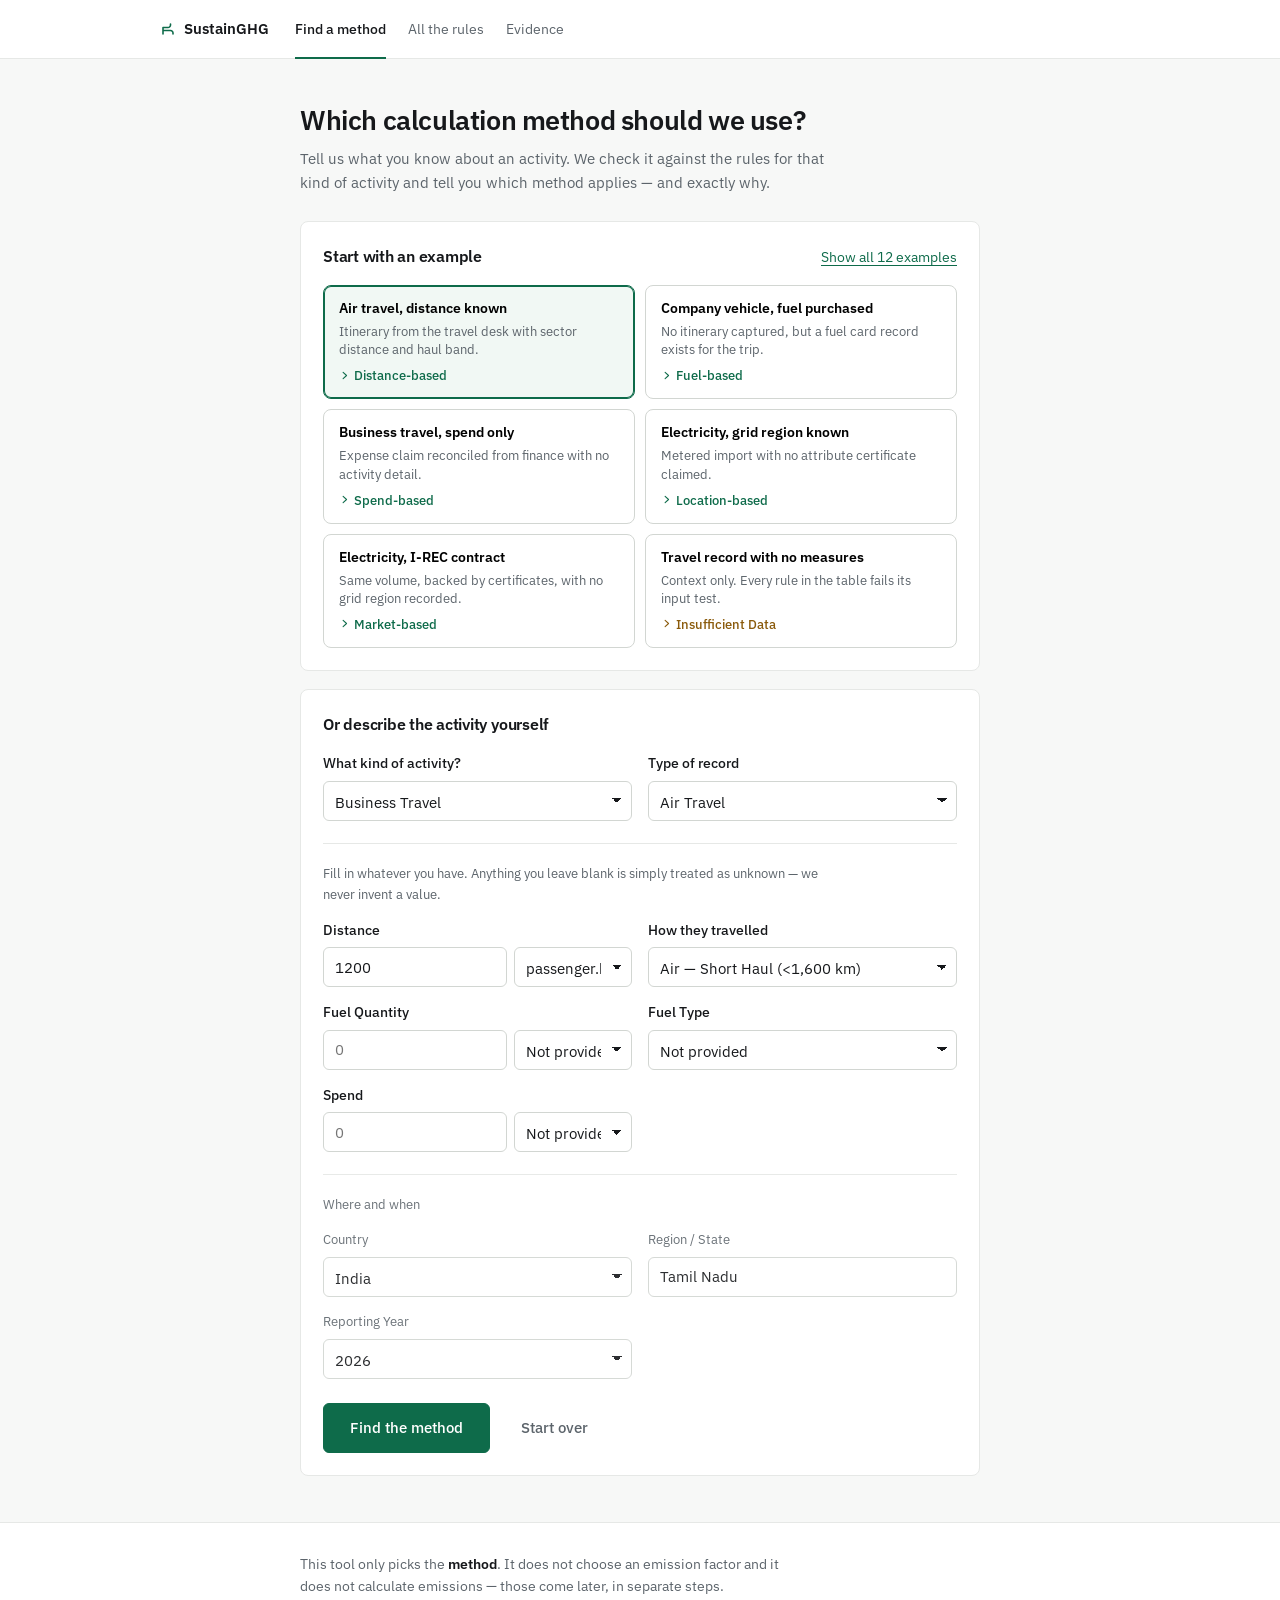
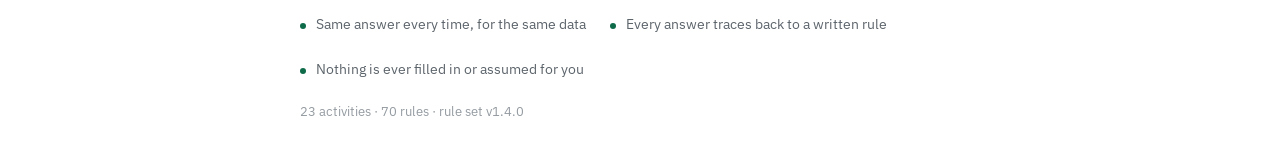
<file: index.html>
<!doctype html>
<html lang="en">
<head>
<meta charset="utf-8">
<meta name="viewport" content="width=device-width, initial-scale=1">
<title>Methodology Prediction Engine</title>
<meta name="description" content="SustainGHG: tells you which GHG calculation method applies to an activity record, and why.">
<link rel="preconnect" href="https://fonts.googleapis.com">
<link rel="preconnect" href="https://fonts.gstatic.com" crossorigin>
<link rel="stylesheet" href="https://fonts.googleapis.com/css2?family=IBM+Plex+Sans:wght@400;500;600&display=swap">
<link rel="stylesheet" href="assets/styles.css">
</head>
<body>

<header class="topbar">
  <div class="topbar-inner">
    <span class="brand">
      <span class="brand-mark" data-ico="leaf" data-size="16"></span>
      <span class="brand-name">SustainGHG</span>
    </span>
    <nav class="tabs" role="tablist" aria-label="Views">
      <button class="tab" type="button" role="tab" data-tab="find" aria-selected="true">Find a method</button>
      <button class="tab" type="button" role="tab" data-tab="library" aria-selected="false">All the rules</button>
      <button class="tab" type="button" role="tab" data-tab="evidence" aria-selected="false">Evidence</button>
    </nav>
  </div>
</header>

<main>

<div id="findView">
  <div class="page">

    <section class="intro">
      <h1>Which calculation method should we use?</h1>
      <p>Tell us what you know about an activity. We check it against the rules for that
         kind of activity and tell you which method applies — and exactly why.</p>
    </section>

    <section class="card" id="examplesCard">
      <div class="card-head">
        <h2>Start with an example</h2>
        <button class="link" type="button" id="moreExamples">Show all examples</button>
      </div>
      <div class="examples" id="scenarioGrid"></div>
    </section>

    <section class="card" id="inputCard">
      <div class="card-head"><h2>Or describe the activity yourself</h2></div>
      <div id="formBody"></div>

      <div class="stale" id="staleNote" hidden>
        <span data-ico="info" data-size="15"></span>
        <span>You changed something, so the previous answer no longer applies. Run it again.</span>
      </div>

      <div class="actions">
        <button class="btn btn-primary" type="button" id="predictBtn">Find the method</button>
        <button class="btn btn-quiet" type="button" id="resetBtn">Start over</button>
      </div>
    </section>

    <div id="output"></div>

  </div>
</div>

<div id="libraryView" hidden></div>

<div id="evidenceView" hidden></div>

</main>

<footer class="pagefoot">
  <div class="page">
    <p class="foot-lead">This tool only picks the <b>method</b>. It does not choose an emission
       factor and it does not calculate emissions — those come later, in separate steps.</p>
    <ul class="foot-points">
      <li>Same answer every time, for the same data</li>
      <li>Every answer traces back to a written rule</li>
      <li>Nothing is ever filled in or assumed for you</li>
    </ul>
    <p class="foot-meta" id="footMeta"></p>
  </div>
</footer>

<script src="assets/decision-tables.js"></script>

<script src="assets/engine.js"></script>

<script src="assets/evidence.js"></script>

<script src="assets/ui.js"></script>

</body>
</html>
</file>
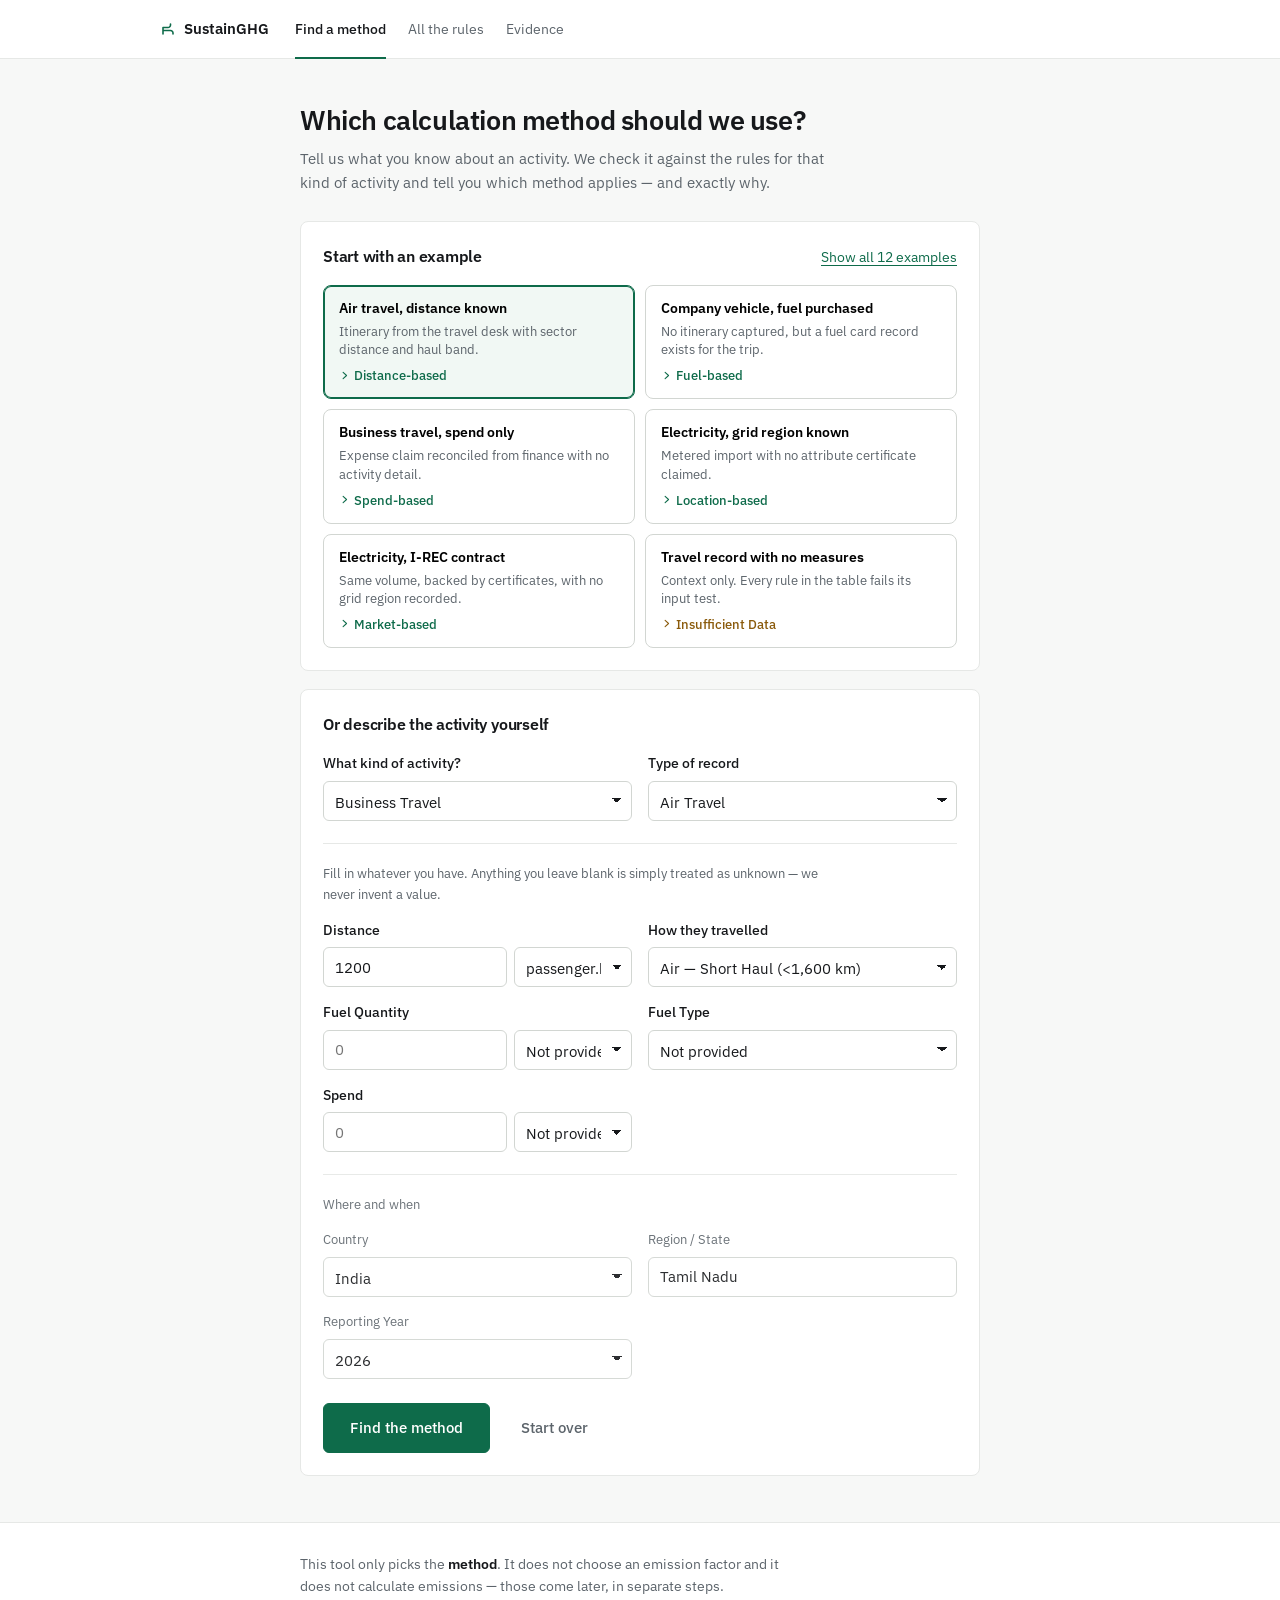
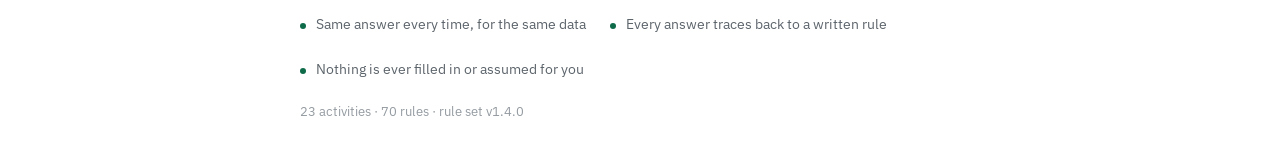
<file: methodology-prediction-engine.html>
<!doctype html>
<html lang="en">
<head>
<meta charset="utf-8">
<meta name="viewport" content="width=device-width, initial-scale=1">
<title>Methodology Prediction Engine</title>
<meta name="description" content="SustainGHG: tells you which GHG calculation method applies to an activity record, and why.">
<link rel="preconnect" href="https://fonts.googleapis.com">
<link rel="preconnect" href="https://fonts.gstatic.com" crossorigin>
<link rel="stylesheet" href="https://fonts.googleapis.com/css2?family=IBM+Plex+Sans:wght@400;500;600&display=swap">
<style>
/* ==========================================================================
   SustainGHG - Methodology Prediction Engine
   Plain white, one green accent, generous spacing, big touch targets.
   Light only, deliberately - every colour is painted, nothing inherited.
   ========================================================================== */

:root {
  --paper:   #FFFFFF;
  --wash:    #F7F8F7;
  --ink:     #16181B;
  --ink-2:   #5C646B;
  --ink-3:   #949BA1;
  --line:    #E6E8E6;
  --line-2:  #D2D6D2;

  --green:      #0E6B4A;
  --green-dark: #0A5439;
  --green-wash: #F1F8F4;
  --green-line: #BEDCCC;

  --amber:      #8A5A0B;
  --amber-wash: #FDF8EF;
  --amber-line: #EBD9B8;

  --red:      #B3261E;
  --red-wash: #FDF4F3;
  --red-line: #EDC7C3;

  --sans: "IBM Plex Sans", -apple-system, BlinkMacSystemFont, "Segoe UI", Roboto, Helvetica, Arial, sans-serif;
  --r: 8px;
}

*, *::before, *::after { box-sizing: border-box; }
[hidden] { display: none !important; }

body {
  margin: 0;
  background: var(--wash);
  color: var(--ink);
  font-family: var(--sans);
  font-size: 15px;
  line-height: 1.6;
  -webkit-font-smoothing: antialiased;
}
h1, h2, h3 { margin: 0; font-weight: 600; letter-spacing: -.015em; text-wrap: balance; }
p, ul, ol { margin: 0; }
:focus-visible { outline: 2px solid var(--green); outline-offset: 2px; border-radius: 4px; }

.page { max-width: 720px; margin: 0 auto; padding: 0 20px; }
.page.wide { max-width: 1000px; }

/* -------------------------------------------------------------- topbar --- */

.topbar { background: var(--paper); border-bottom: 1px solid var(--line); }
.topbar-inner {
  max-width: 1000px; margin: 0 auto; padding: 0 20px;
  height: 58px; display: flex; align-items: center; gap: 26px;
}
.brand { display: flex; align-items: center; gap: 8px; font-weight: 600; }
.brand-mark { color: var(--green); display: flex; }
.brand-name { font-size: 15px; }

.tabs { display: flex; gap: 22px; }
.tab {
  appearance: none; background: none; border: 0; cursor: pointer; font: inherit;
  font-size: 14px; color: var(--ink-2); padding: 19px 0 17px;
  border-bottom: 2px solid transparent;
}
.tab:hover { color: var(--ink); }
.tab[aria-selected="true"] { color: var(--ink); font-weight: 500; border-bottom-color: var(--green); }

/* --------------------------------------------------------------- intro --- */

.intro { padding: 44px 0 26px; }
.intro h1 { font-size: 27px; line-height: 1.25; }
.intro p { color: var(--ink-2); margin-top: 10px; max-width: 60ch; }
.intro .stats { margin-top: 14px; font-size: 14px; color: var(--ink-2); }
.intro .stats b { color: var(--ink); }

/* ---------------------------------------------------------------- card --- */

.card {
  background: var(--paper); border: 1px solid var(--line);
  border-radius: var(--r); padding: 22px; margin-bottom: 18px;
}
.card-head { display: flex; align-items: baseline; gap: 14px; margin-bottom: 16px; }
.card-head h2 { font-size: 16px; }
.link {
  appearance: none; background: none; border: 0; cursor: pointer; font: inherit;
  font-size: 13.5px; color: var(--green); margin-left: auto; padding: 0;
  text-decoration: underline; text-underline-offset: 3px;
}
.link:hover { color: var(--green-dark); }

/* ------------------------------------------------------------ examples --- */

.examples { display: grid; grid-template-columns: repeat(auto-fill, minmax(210px, 1fr)); gap: 10px; }
.example {
  appearance: none; font: inherit; text-align: left; cursor: pointer;
  background: var(--paper); border: 1px solid var(--line-2); border-radius: var(--r);
  padding: 13px 15px; display: flex; flex-direction: column; gap: 4px;
  transition: border-color .14s, background .14s;
}
.example:hover { border-color: var(--green); background: var(--green-wash); }
.example[aria-pressed="true"] { border-color: var(--green); background: var(--green-wash); box-shadow: inset 0 0 0 1px var(--green); }
.example-name { font-size: 14px; font-weight: 600; line-height: 1.35; }
.example-desc { font-size: 12.5px; color: var(--ink-2); line-height: 1.45; }
.example-out {
  font-size: 12.5px; color: var(--green); display: inline-flex; align-items: center;
  gap: 4px; margin-top: 3px; font-weight: 500;
}
.example-out.warn { color: var(--amber); }

/* ---------------------------------------------------------------- form --- */

.form-grid { display: grid; grid-template-columns: repeat(auto-fill, minmax(215px, 1fr)); gap: 15px 16px; }
.field { display: flex; flex-direction: column; gap: 6px; min-width: 0; }
.field-label { font-size: 13.5px; font-weight: 500; color: var(--ink); }
.field-sm .field-label { font-size: 13px; font-weight: 400; color: var(--ink-2); }

.field-block { margin-top: 22px; padding-top: 20px; border-top: 1px solid var(--line); }
.field-block.quiet { opacity: .9; }
.block-hint { font-size: 13px; color: var(--ink-2); margin-bottom: 14px; max-width: 62ch; }

input[type="text"], input[type="number"], input[type="search"], select {
  font: inherit; font-size: 14.5px; color: var(--ink);
  background: var(--paper); border: 1px solid var(--line-2);
  border-radius: 6px; padding: 9px 11px; width: 100%; height: 40px;
  transition: border-color .14s, box-shadow .14s;
}
input:hover, select:hover { border-color: var(--ink-3); }
input:focus, select:focus { outline: none; border-color: var(--green); box-shadow: 0 0 0 3px var(--green-wash); }
select {
  appearance: none; padding-right: 30px; cursor: pointer;
  background-image: linear-gradient(45deg, transparent 50%, currentColor 50%), linear-gradient(135deg, currentColor 50%, transparent 50%);
  background-position: right 14px center, right 9px center;
  background-size: 5px 5px, 5px 5px; background-repeat: no-repeat;
}
.pair { display: grid; grid-template-columns: 1fr 118px; gap: 7px; }

.actions { display: flex; align-items: center; gap: 12px; margin-top: 24px; flex-wrap: wrap; }

.btn {
  appearance: none; font: inherit; cursor: pointer;
  display: inline-flex; align-items: center; justify-content: center; gap: 7px;
  padding: 11px 18px; border-radius: 6px; font-size: 14.5px; font-weight: 500;
  border: 1px solid var(--line-2); background: var(--paper); color: var(--ink);
  transition: border-color .14s, background .14s;
}
.btn:hover { border-color: var(--ink-3); }
.btn-primary { background: var(--green); border-color: var(--green); color: #fff; padding: 12px 26px; font-size: 15px; }
.btn-primary:hover { background: var(--green-dark); border-color: var(--green-dark); }
.btn-quiet { border-color: transparent; color: var(--ink-2); background: none; }
.btn-quiet:hover { color: var(--ink); border-color: var(--line-2); }
.btn-sm { padding: 7px 12px; font-size: 13px; }

.stale {
  display: flex; gap: 9px; align-items: flex-start; margin-top: 20px;
  background: var(--amber-wash); border: 1px solid var(--amber-line);
  border-radius: 6px; padding: 11px 13px; font-size: 13.5px; color: var(--ink-2);
}
.stale > span:first-child { color: var(--amber); display: flex; padding-top: 2px; }

/* ------------------------------------------------------------ progress --- */

.progress {
  background: var(--paper); border: 1px solid var(--line); border-radius: var(--r);
  padding: 18px 22px; margin-bottom: 18px;
}
.prog-row { display: flex; align-items: center; gap: 11px; padding: 6px 0; font-size: 14.5px; color: var(--ink-2); }
.prog-ico { display: flex; width: 16px; justify-content: center; color: var(--ink-3); }
.prog-row.good { color: var(--ink); }
.prog-row.good .prog-ico { color: var(--green); }
.prog-row.bad { color: var(--red); }
.prog-row.bad .prog-ico { color: var(--red); }
.spinner {
  width: 12px; height: 12px; border-radius: 50%;
  border: 2px solid var(--line-2); border-top-color: var(--ink-3); animation: spin .7s linear infinite;
}
@keyframes spin { to { transform: rotate(360deg); } }

/* -------------------------------------------------------------- answer --- */

.answer {
  background: var(--paper); border: 1px solid var(--green-line);
  border-radius: var(--r); padding: 30px 26px 26px; text-align: center;
  animation: pop .3s ease;
}
@keyframes pop { from { opacity: 0; transform: translateY(6px); } }
.answer.warn { border-color: var(--amber-line); }
.answer.bad  { border-color: var(--red-line); }

.answer-mark {
  width: 46px; height: 46px; border-radius: 50%; margin: 0 auto 16px;
  display: grid; place-items: center;
  background: var(--green-wash); color: var(--green); border: 1px solid var(--green-line);
}
.answer.warn .answer-mark { background: var(--amber-wash); color: var(--amber); border-color: var(--amber-line); }
.answer.bad  .answer-mark { background: var(--red-wash); color: var(--red); border-color: var(--red-line); }

.answer-lead { font-size: 14px; color: var(--ink-2); }
.answer-name { font-size: 30px; line-height: 1.15; margin-top: 4px; color: var(--green); }
.answer-name.small { font-size: 22px; color: var(--ink); }
.answer.bad .answer-name { color: var(--red); }
.answer-why {
  font-size: 15px; color: var(--ink-2); line-height: 1.65;
  max-width: 54ch; margin: 14px auto 0;
}
.answer-why b { color: var(--ink); font-weight: 600; }

.answer-facts {
  display: flex; justify-content: center; flex-wrap: wrap; gap: 0;
  margin-top: 24px; border: 1px solid var(--line); border-radius: 6px; overflow: hidden;
}
.fact { flex: 1 1 150px; padding: 12px 14px; border-right: 1px solid var(--line); }
.fact:last-child { border-right: 0; }
.fact-k { display: block; font-size: 12px; color: var(--ink-3); }
.fact-v { display: block; font-size: 14.5px; font-weight: 600; margin-top: 2px; }

.answer-tier {
  margin-top: 14px; font-size: 13.5px; color: var(--ink-2);
  display: inline-flex; align-items: center; gap: 6px;
}
.answer-tier svg { color: var(--ink-3); flex: none; }
.answer-actions { display: flex; justify-content: center; gap: 10px; margin-top: 26px; flex-wrap: wrap; }

.fixlist, .optionlist { list-style: none; padding: 0; margin: 20px auto 0; max-width: 46ch; text-align: left; }
.fixlist li {
  font-size: 14px; color: var(--ink-2); background: var(--red-wash);
  border: 1px solid var(--red-line); border-radius: 6px; padding: 10px 13px; margin-bottom: 8px;
}
.optionlist li { margin-bottom: 8px; }
.optbtn {
  appearance: none; font: inherit; cursor: pointer; width: 100%; text-align: left;
  display: flex; align-items: center; gap: 10px;
  background: var(--paper); border: 1px solid var(--line-2); border-radius: 6px; padding: 12px 14px;
  transition: border-color .14s, background .14s;
}
.optbtn:hover { border-color: var(--green); background: var(--green-wash); }
.opt-need { font-size: 14px; font-weight: 600; }
.opt-arrow { color: var(--ink-3); display: flex; }
.opt-meth { font-size: 13.5px; color: var(--ink-2); margin-left: auto; }

/* ------------------------------------------------------------- details --- */

.details { background: var(--paper); border: 1px solid var(--line); border-radius: var(--r); margin-top: 14px; }
.details > summary {
  list-style: none; cursor: pointer; padding: 15px 22px;
  display: flex; align-items: center; gap: 10px; font-size: 14.5px; font-weight: 500;
}
.details > summary::-webkit-details-marker { display: none; }
.details > summary:hover { color: var(--green); }
.sum-caret { margin-left: auto; color: var(--ink-3); display: flex; transition: transform .18s; }
.details[open] .sum-caret { transform: rotate(180deg); }
.details-body { padding: 4px 22px 24px; border-top: 1px solid var(--line); }

.det-block { padding-top: 22px; }
.det-block h3 { font-size: 14.5px; margin-bottom: 8px; }
.det-note { font-size: 13.5px; color: var(--ink-2); margin-bottom: 12px; max-width: 62ch; }
.det-note svg { color: var(--ink-3); vertical-align: -2px; }

.checklist { list-style: none; padding: 0; }
.checklist li {
  display: flex; align-items: center; gap: 9px; padding: 7px 0;
  border-bottom: 1px solid var(--line); font-size: 14px;
}
.checklist li:last-child { border-bottom: 0; }
.checklist li svg { color: var(--green); flex: none; }
.checklist li.warn svg { color: var(--amber); }
.checklist li.fail svg { color: var(--red); }
.checklist li em { margin-left: auto; font-style: normal; font-size: 12.5px; color: var(--ink-3); }

.rulelist { list-style: none; padding: 0; }
.rulelist li {
  display: flex; align-items: flex-start; gap: 10px; padding: 11px 12px;
  border: 1px solid var(--line); border-radius: 6px; margin-bottom: 7px; font-size: 14px;
}
.rulelist li.hit { border-color: var(--green-line); background: var(--green-wash); }
.rulelist .rl-ico { display: flex; padding-top: 3px; color: var(--ink-3); }
.rulelist li.hit .rl-ico { color: var(--green); }
.rulelist li.miss .rl-ico { color: var(--red); }
.rulelist li.lower .rl-ico { color: var(--amber); }
.rl-main { display: flex; flex-direction: column; min-width: 0; }
.rl-why { font-size: 13px; color: var(--ink-2); }
.rl-verdict { margin-left: auto; font-size: 12.5px; color: var(--ink-2); white-space: nowrap; padding-top: 2px; }
.rulelist li.hit .rl-verdict { color: var(--green); font-weight: 600; }

.trace { margin: 0; padding-left: 20px; }
.trace li { font-size: 13.5px; padding: 4px 0; color: var(--ink-2); }
.trace li .tr-t { color: var(--ink); }
.trace li .tr-v { display: block; color: var(--ink-2); }
.trace li.ok::marker { color: var(--green); }
.trace li.no::marker { color: var(--red); }

.det-foot {
  display: flex; align-items: center; gap: 14px; flex-wrap: wrap;
  margin-top: 24px; padding-top: 16px; border-top: 1px solid var(--line);
}
.det-meta { font-size: 12.5px; color: var(--ink-3); }
.det-foot .btn { margin-left: auto; }

/* --------------------------------------------------------------- table --- */

.table-wrap { overflow-x: auto; border: 1px solid var(--line); border-radius: 6px; }
table.dt { width: 100%; border-collapse: collapse; font-size: 13.5px; min-width: 540px; }
table.dt th {
  text-align: left; font-size: 12px; font-weight: 500; color: var(--ink-3);
  padding: 10px 14px; border-bottom: 1px solid var(--line); background: var(--wash); white-space: nowrap;
}
table.dt td { padding: 11px 14px; border-bottom: 1px solid var(--line); vertical-align: top; }
table.dt tr:last-child td { border-bottom: 0; }
table.dt tr.is-hit { background: var(--green-wash); }
table.dt tr.is-dim td { color: var(--ink-3); }
.c-pri { width: 56px; color: var(--ink-3); }
.c-meth { width: 180px; }
.c-res { width: 128px; }
.needs { display: flex; flex-wrap: wrap; gap: 5px; align-items: center; }
.need { font-size: 13px; color: var(--ink-2); }
.need.ok { color: var(--green); font-weight: 600; }
.need.miss { color: var(--red); }
.need-plus { color: var(--ink-3); font-size: 12px; }
.rule-note { font-size: 12.5px; color: var(--ink-3); margin-top: 5px; max-width: 54ch; }
.res { font-size: 12.5px; color: var(--ink-3); }
.res.ok { color: var(--green); font-weight: 600; }
.res.low { color: var(--amber); }
.res.no { color: var(--red); }

/* ------------------------------------------------------------- library --- */

.lib-bar { display: flex; gap: 12px; align-items: center; margin-bottom: 22px; flex-wrap: wrap; }
.lib-bar input { max-width: 340px; }
.filters { display: flex; gap: 6px; flex-wrap: wrap; }
.filter {
  appearance: none; font: inherit; font-size: 13.5px; cursor: pointer;
  padding: 8px 14px; border-radius: 999px; border: 1px solid var(--line-2);
  background: var(--paper); color: var(--ink-2);
}
.filter:hover { border-color: var(--ink-3); color: var(--ink); }
.filter[aria-pressed="true"] { background: var(--green); border-color: var(--green); color: #fff; }

.cat { background: var(--paper); border: 1px solid var(--line); border-radius: var(--r); padding: 20px; margin-bottom: 16px; }
.cat-head { display: flex; align-items: baseline; gap: 14px; margin-bottom: 14px; flex-wrap: wrap; }
.cat-head h2 { font-size: 16px; }
.cat-meta { font-size: 13px; color: var(--ink-3); margin-left: auto; }
.empty { color: var(--ink-2); padding: 30px 0; }

/* -------------------------------------------------------------- footer --- */

.pagefoot { border-top: 1px solid var(--line); margin-top: 46px; padding: 30px 0 46px; background: var(--paper); }
.foot-lead { font-size: 14px; color: var(--ink-2); max-width: 62ch; }
.foot-lead b { color: var(--ink); font-weight: 600; }
.foot-points { list-style: none; padding: 0; display: flex; gap: 24px; flex-wrap: wrap; margin-top: 16px; }
.foot-points li { font-size: 13.5px; color: var(--ink-2); position: relative; padding-left: 16px; }
.foot-points li::before {
  content: ""; position: absolute; left: 0; top: 9px;
  width: 6px; height: 6px; border-radius: 50%; background: var(--green);
}
.foot-meta { font-size: 12.5px; color: var(--ink-3); margin-top: 20px; }

/* ---------------------------------------------------------- responsive --- */

@media (max-width: 640px) {
  .intro { padding: 30px 0 20px; }
  .intro h1 { font-size: 23px; }
  .card { padding: 18px; }
  .answer { padding: 26px 18px 22px; }
  .answer-name { font-size: 25px; }
  .details-body, .details > summary { padding-left: 16px; padding-right: 16px; }
  .examples { grid-template-columns: 1fr; }
  .rl-verdict { display: none; }
  .topbar-inner { gap: 16px; }
}

@media (prefers-reduced-motion: reduce) {
  *, *::before, *::after {
    animation-duration: .001ms !important; animation-iteration-count: 1 !important;
    transition-duration: .001ms !important; scroll-behavior: auto !important;
  }
}

/* ----------------------------------------------------- rule provenance --- */

.c-src { width: 190px; }
.src { font-size: 12px; cursor: help; border-bottom: 1px dotted var(--line-2); }
.src.ok { color: var(--ink-2); }
.src.todo { color: var(--amber); }
.src-note { font-size: 12.5px; color: var(--ink-3); margin-top: 12px; max-width: 66ch; }
.src-note code { font-size: 12px; color: var(--ink-2); }

/* ------------------------------------------------------------- evidence --- */

.ev-bar { display: flex; gap: 10px; align-items: center; flex-wrap: wrap; }
.ev-bar input { flex: 1 1 320px; height: 44px; font-size: 15px; }
.ev-examples { display: flex; gap: 8px; flex-wrap: wrap; align-items: center; margin-top: 14px; }
.ev-examples > span { font-size: 13px; color: var(--ink-3); }
.ev-eg {
  appearance: none; font: inherit; font-size: 12.5px; cursor: pointer;
  padding: 5px 11px; border-radius: 999px; border: 1px solid var(--line-2);
  background: var(--paper); color: var(--ink-2);
}
.ev-eg:hover { border-color: var(--green); color: var(--green); background: var(--green-wash); }

.ev-results { display: flex; flex-direction: column; gap: 12px; margin-bottom: 18px; }
.ev-hit {
  background: var(--paper); border: 1px solid var(--line);
  border-left: 3px solid var(--green); border-radius: var(--r); padding: 16px 18px;
}
.ev-cite { display: flex; flex-direction: column; gap: 2px; }
.ev-cite b { font-size: 14.5px; }
.ev-cite span { font-size: 12.5px; color: var(--ink-3); }
.ev-warn {
  margin-top: 8px; font-size: 12.5px; font-weight: 500; color: var(--red);
  background: var(--red-wash); border: 1px solid var(--red-line);
  border-radius: 5px; padding: 5px 9px; display: inline-block;
}
.ev-warn.amber { color: var(--amber); background: var(--amber-wash); border-color: var(--amber-line); }
.ev-sec { margin-top: 9px; font-size: 12.5px; color: var(--ink-2); }
.ev-text { margin-top: 10px; font-size: 14px; line-height: 1.65; color: var(--ink-2); }
.ev-text mark { background: var(--green-wash); color: var(--ink); padding: 0 2px; border-radius: 2px; }

.ev-pub { margin-bottom: 18px; }
.ev-pub:last-child { margin-bottom: 0; }
.ev-pub h3 { font-size: 13px; color: var(--ink-3); font-weight: 500; margin-bottom: 8px; }
.ev-pub ul { list-style: none; padding: 0; display: flex; flex-direction: column; gap: 6px; }
.ev-pub li { font-size: 13.5px; display: flex; gap: 10px; flex-wrap: wrap; align-items: baseline; }
.ev-pub li b { font-weight: 500; }
.ev-pub li span { font-size: 12.5px; color: var(--ink-3); }

</style>
</head>
<body>

<header class="topbar">
  <div class="topbar-inner">
    <span class="brand">
      <span class="brand-mark" data-ico="leaf" data-size="16"></span>
      <span class="brand-name">SustainGHG</span>
    </span>
    <nav class="tabs" role="tablist" aria-label="Views">
      <button class="tab" type="button" role="tab" data-tab="find" aria-selected="true">Find a method</button>
      <button class="tab" type="button" role="tab" data-tab="library" aria-selected="false">All the rules</button>
      <button class="tab" type="button" role="tab" data-tab="evidence" aria-selected="false">Evidence</button>
    </nav>
  </div>
</header>

<main>

<div id="findView">
  <div class="page">

    <section class="intro">
      <h1>Which calculation method should we use?</h1>
      <p>Tell us what you know about an activity. We check it against the rules for that
         kind of activity and tell you which method applies — and exactly why.</p>
    </section>

    <section class="card" id="examplesCard">
      <div class="card-head">
        <h2>Start with an example</h2>
        <button class="link" type="button" id="moreExamples">Show all examples</button>
      </div>
      <div class="examples" id="scenarioGrid"></div>
    </section>

    <section class="card" id="inputCard">
      <div class="card-head"><h2>Or describe the activity yourself</h2></div>
      <div id="formBody"></div>

      <div class="stale" id="staleNote" hidden>
        <span data-ico="info" data-size="15"></span>
        <span>You changed something, so the previous answer no longer applies. Run it again.</span>
      </div>

      <div class="actions">
        <button class="btn btn-primary" type="button" id="predictBtn">Find the method</button>
        <button class="btn btn-quiet" type="button" id="resetBtn">Start over</button>
      </div>
    </section>

    <div id="output"></div>

  </div>
</div>

<div id="libraryView" hidden></div>

<div id="evidenceView" hidden></div>

</main>

<footer class="pagefoot">
  <div class="page">
    <p class="foot-lead">This tool only picks the <b>method</b>. It does not choose an emission
       factor and it does not calculate emissions — those come later, in separate steps.</p>
    <ul class="foot-points">
      <li>Same answer every time, for the same data</li>
      <li>Every answer traces back to a written rule</li>
      <li>Nothing is ever filled in or assumed for you</li>
    </ul>
    <p class="foot-meta" id="footMeta"></p>
  </div>
</footer>

<script>
/* ==========================================================================
   SustainGHG - Governed Decision Table Library
   --------------------------------------------------------------------------
   This file is DATA, not logic. It is the artefact a methodology governance
   board reviews, versions and approves. The engine in app.js reads it and
   does nothing that is not written here - no defaults, no inference.

   Structure
     FIELDS         field dictionary: every input the engine can read
     METHODOLOGIES  the closed set of outcomes the engine may predict
     CATEGORIES     one governed decision table per activity category
     SCENARIOS      pre-loaded activity records for demonstration
   ========================================================================== */

const REGISTRY = {
  version: 'v1.4.0',
  approved: '2026-04-18',
  owner: 'GHG Methodology Governance Board',
  /* Only the Corporate Standard has actually been read against these tables.
     See docs/METHODOLOGY-RULES.md for what is and is not evidenced. */
  standard: 'GHG Protocol Corporate Standard (2004), read. Scope 3 / Scope 2 guidance not yet verified.'
};

/* ------------------------------------------------------------- 1. FIELDS -- */
/* short  : label used inside decision-table rules
   kind   : number | text | select
   unitOf : id of the companion unit field rendered beside it
   dim    : unit dimension, checked during validation
   dict   : plain-English definition shown in the Field Dictionary          */

const FIELDS = {
  /* --- context ---------------------------------------------------------- */
  activityCategory: {
    label: 'Activity Category', short: 'Category', kind: 'select', context: true,
    dict: 'Selects which governed decision table the engine loads. Drives everything downstream.'
  },
  activityType: {
    label: 'Activity Type / Template', short: 'Template', kind: 'select', context: true,
    dict: 'Data-entry template within a category. Narrows the expected inputs; does not change rule priority.'
  },
  reportingYear: {
    label: 'Reporting Year', short: 'Year', kind: 'select', context: true,
    options: ['2021', '2022', '2023', '2024', '2025', '2026', '2027'],
    dict: 'Inventory year the record belongs to. Must fall inside the open reporting window.'
  },
  country: {
    label: 'Country', short: 'Country', kind: 'select', context: true,
    options: ['India', 'United States', 'United Kingdom', 'Germany', 'Singapore',
              'United Arab Emirates', 'Australia', 'Japan', 'Brazil', 'Other / Global'],
    dict: 'Geography of the activity. Used by rules that require a country-resolved dataset.'
  },
  region: {
    label: 'Region / State', short: 'Region', kind: 'text', context: true,
    placeholder: 'e.g. Tamil Nadu',
    dict: 'Sub-national location. Informational unless a rule names it explicitly.'
  },

  /* --- distance --------------------------------------------------------- */
  distance: {
    label: 'Distance', short: 'Distance', kind: 'number', unitOf: 'distanceUnit', placeholder: '0',
    dict: 'Measured or booked travel distance for the activity.'
  },
  distanceUnit: {
    label: 'Distance Unit', short: 'Distance Unit', kind: 'select', dim: 'distance',
    options: ['km', 'passenger.km', 'tonne.km', 'vehicle.km', 'miles'],
    dict: 'Unit of the distance value. Must be a distance dimension.'
  },
  mode: {
    label: 'Mode', short: 'Mode', kind: 'select',
    options: ['Air — Short Haul (<1,600 km)', 'Air — Medium Haul', 'Air — Long Haul (>3,700 km)',
              'Rail — Intercity', 'Rail — Metro / Suburban', 'Road — Car (Petrol)', 'Road — Car (Diesel)',
              'Road — Car (Battery Electric)', 'Road — Taxi', 'Road — Bus / Coach',
              'Road — Two-wheeler', 'Sea — Ferry'],
    dict: 'Transport mode. Determines which distance-based dataset family applies.'
  },

  /* --- fuel ------------------------------------------------------------- */
  fuelQuantity: {
    label: 'Fuel Quantity', short: 'Fuel Quantity', kind: 'number', unitOf: 'fuelUnit', placeholder: '0',
    dict: 'Volume or mass of fuel purchased or combusted in the period.'
  },
  fuelUnit: {
    label: 'Fuel Unit', short: 'Fuel Unit', kind: 'select', dim: 'fuel',
    options: ['litre', 'kg', 'm³', 'GJ', 'gallon (US)'],
    dict: 'Unit of the fuel quantity. Must be a volume, mass or energy dimension.'
  },
  fuelType: {
    label: 'Fuel Type', short: 'Fuel Type', kind: 'select',
    options: ['Diesel', 'Petrol / Gasoline', 'CNG', 'LPG', 'Jet Kerosene (Jet A-1)', 'Aviation Gasoline',
              'Natural Gas', 'Coal — Bituminous', 'Furnace Oil / HFO', 'Biodiesel (B20)', 'Ethanol (E10)'],
    dict: 'Fuel product combusted. Without it a fuel quantity cannot be resolved to a methodology.'
  },

  /* --- energy ----------------------------------------------------------- */
  energyConsumption: {
    label: 'Energy Consumption', short: 'Energy', kind: 'number', unitOf: 'energyUnit', placeholder: '0',
    dict: 'Metered energy delivered to the reporting boundary.'
  },
  energyUnit: {
    label: 'Energy Unit', short: 'Energy Unit', kind: 'select', dim: 'energy',
    options: ['kWh', 'MWh', 'GJ', 'MMBtu'],
    dict: 'Unit of the energy value. Must be an energy dimension.'
  },
  gridRegion: {
    label: 'Grid Region', short: 'Grid Region', kind: 'select',
    options: ['Southern Region (SR)', 'Northern Region (NR)', 'Western Region (WR)',
              'Eastern Region (ER)', 'North-Eastern Region (NER)', 'All India (National Grid)',
              'UK — National Grid', 'US — WECC', 'US — RFC', 'EU — ENTSO-E', 'Other'],
    dict: 'Grid balancing area the electricity was drawn from. Required by every location-based rule.'
  },
  contractualInstrument: {
    label: 'Contractual Instrument', short: 'Contractual Instrument', kind: 'select',
    options: ['I-REC (India)', 'REC (United States)', 'Guarantee of Origin (EU)', 'PPA — Physical',
              'PPA — Virtual', 'Supplier green tariff', 'Residual mix (no instrument claimed)'],
    dict: 'Energy attribute certificate or contract backing the electricity claim. Required by every market-based rule.'
  },

  /* --- financial -------------------------------------------------------- */
  spend: {
    label: 'Spend', short: 'Spend', kind: 'number', unitOf: 'currency', placeholder: '0',
    dict: 'Procurement value of the activity, net of taxes. Lowest-priority input in every table that accepts it.'
  },
  currency: {
    label: 'Currency', short: 'Currency', kind: 'select', dim: 'currency',
    options: ['INR', 'USD', 'EUR', 'GBP', 'SGD', 'AED', 'AUD', 'JPY', 'BRL'],
    dict: 'ISO currency of the spend value. A spend without a currency cannot be matched.'
  },
  sectorCode: {
    label: 'EEIO Sector', short: 'Sector', kind: 'select',
    options: ['Air transport', 'Land transport & pipelines', 'Accommodation & food service',
              'Machinery & equipment mfg', 'Basic metals', 'Chemicals & chemical products',
              'Construction', 'Professional services', 'Food & beverage mfg',
              'IT & telecom services', 'Financial services'],
    dict: 'Environmentally-extended input-output sector used to interpret a spend value.'
  },

  /* --- freight ---------------------------------------------------------- */
  freightMass: {
    label: 'Shipment Weight', short: 'Weight', kind: 'number', unitOf: 'massUnit', placeholder: '0',
    dict: 'Gross mass of goods moved. Combined with distance it yields tonne-kilometres.'
  },
  massUnit: {
    label: 'Weight Unit', short: 'Weight Unit', kind: 'select', dim: 'mass',
    options: ['kg', 'tonne', 'lb'],
    dict: 'Unit of a mass value. Must be a mass dimension.'
  },

  /* --- commuting & accommodation ---------------------------------------- */
  employeeCount: {
    label: 'Employee Count', short: 'Employees', kind: 'number', placeholder: '0',
    dict: 'Headcount in scope for the activity. Supports average-data rules only.'
  },
  workingDays: {
    label: 'Working Days', short: 'Working Days', kind: 'number', placeholder: '0',
    dict: 'Commuting days in the period. Optional refinement on distance-based commuting.'
  },
  nights: {
    label: 'Room Nights', short: 'Nights', kind: 'number', placeholder: '0',
    dict: 'Occupied room nights. Primary input for accommodation average-data rules.'
  },

  /* --- waste & water ---------------------------------------------------- */
  wasteQuantity: {
    label: 'Waste Quantity', short: 'Waste Quantity', kind: 'number', unitOf: 'wasteUnit', placeholder: '0',
    dict: 'Mass or volume of waste transferred off site.'
  },
  wasteUnit: {
    label: 'Waste Unit', short: 'Waste Unit', kind: 'select', dim: 'mass',
    options: ['kg', 'tonne', 'm³'],
    dict: 'Unit of the waste quantity.'
  },
  wasteType: {
    label: 'Waste Type', short: 'Waste Type', kind: 'select',
    options: ['Mixed municipal waste', 'Paper & cardboard', 'Plastics (mixed)', 'Food & organic',
              'Metals', 'Glass', 'WEEE / e-waste', 'Hazardous chemical',
              'Construction & demolition', 'Wastewater sludge'],
    dict: 'Waste stream composition. Required for the waste-type-specific methodology.'
  },
  treatmentMethod: {
    label: 'Treatment Method', short: 'Treatment', kind: 'select',
    options: ['Landfill', 'Recycling (closed-loop)', 'Recycling (open-loop)', 'Composting',
              'Anaerobic digestion', 'Incineration — with energy recovery',
              'Incineration — no energy recovery', 'Wastewater treatment'],
    dict: 'Disposal or recovery route applied to the waste stream.'
  },
  waterVolume: {
    label: 'Water Volume', short: 'Water Volume', kind: 'number', unitOf: 'waterUnit', placeholder: '0',
    dict: 'Volume of water supplied to or discharged from the boundary.'
  },
  waterUnit: {
    label: 'Water Unit', short: 'Water Unit', kind: 'select', dim: 'volume',
    options: ['m³', 'kL', 'litre'],
    dict: 'Unit of the water volume.'
  },
  waterService: {
    label: 'Water Service', short: 'Water Service', kind: 'select',
    options: ['Supply only', 'Treatment only', 'Supply + Treatment'],
    dict: 'Which municipal service the volume relates to. Supply and treatment carry different datasets.'
  },

  /* --- refrigerants & process ------------------------------------------- */
  refrigerantType: {
    label: 'Refrigerant Type', short: 'Refrigerant', kind: 'select',
    options: ['R-410A', 'R-134a', 'R-32', 'R-404A', 'R-407C', 'R-22 (HCFC)',
              'R-744 (CO₂)', 'R-717 (Ammonia)'],
    dict: 'Refrigerant gas in the equipment. Required by every fugitive-emission rule.'
  },
  refrigerantRecharge: {
    label: 'Quantity Recharged (kg)', short: 'Recharge Qty', kind: 'number', placeholder: '0',
    dict: 'Refrigerant added during servicing in the period. The observed term in a material balance.'
  },
  equipmentCharge: {
    label: 'Equipment Charge Capacity (kg)', short: 'Charge Capacity', kind: 'number', placeholder: '0',
    dict: 'Nameplate refrigerant charge of the installed equipment.'
  },
  leakRate: {
    label: 'Assumed Leak Rate (%)', short: 'Leak Rate', kind: 'number', placeholder: '0',
    dict: 'Governed annual leakage assumption for the equipment class, 0-100%.'
  },
  equipmentUnits: {
    label: 'Units of Equipment', short: 'Equipment Units', kind: 'number', placeholder: '0',
    dict: 'Count of installed units. Supports the simplified screening rule only.'
  },
  equipmentType: {
    label: 'Equipment Type', short: 'Equipment Type', kind: 'select',
    options: ['Split AC', 'Chiller — centrifugal', 'VRF system', 'Cold storage',
              'Vehicle air-conditioning', 'Process refrigeration'],
    dict: 'Equipment class, used to select a governed default leak rate.'
  },
  processOutput: {
    label: 'Process Output (tonne)', short: 'Process Output', kind: 'number', placeholder: '0',
    dict: 'Mass of product leaving the industrial process in the period.'
  },
  processInput: {
    label: 'Raw Material Input (tonne)', short: 'Material Input', kind: 'number', placeholder: '0',
    dict: 'Mass of carbonate or feedstock entering the process.'
  },
  processType: {
    label: 'Process Type', short: 'Process Type', kind: 'select',
    options: ['Cement — clinker production', 'Lime production', 'Ammonia production',
              'Iron & steel — BF/BOF', 'Aluminium smelting (PFC)', 'Glass production',
              'Nitric acid production'],
    dict: 'Industrial process generating non-combustion emissions.'
  },

  /* --- value chain ------------------------------------------------------ */
  supplierData: {
    label: 'Supplier Data', short: 'Supplier Data', kind: 'select',
    options: ['Verified supplier product footprint (PCF)', 'Unverified supplier product footprint',
              'Supplier Scope 1+2 with allocation'],
    dict: 'Primary data received from the supplier. Outranks every generic dataset when present.'
  },
  materialMass: {
    label: 'Quantity Purchased', short: 'Quantity', kind: 'number', unitOf: 'massUnit', placeholder: '0',
    dict: 'Physical quantity of goods purchased, in mass units.'
  },
  materialType: {
    label: 'Material / Product Type', short: 'Material', kind: 'select',
    options: ['Steel — primary', 'Steel — recycled', 'Aluminium', 'Cement', 'Plastic — PET',
              'Plastic — HDPE', 'Paper & pulp', 'Cotton textile', 'Glass', 'Copper',
              'Electronics assembly', 'Chemicals — generic'],
    dict: 'Material classification used to resolve a mass-based average dataset.'
  },
  floorArea: {
    label: 'Floor Area', short: 'Floor Area', kind: 'number', unitOf: 'floorAreaUnit', placeholder: '0',
    dict: 'Gross internal area of the asset. Supports floor-area average-data rules.'
  },
  floorAreaUnit: {
    label: 'Area Unit', short: 'Area Unit', kind: 'select', dim: 'area',
    options: ['m²', 'sq.ft'],
    dict: 'Unit of the floor area.'
  },
  assetType: {
    label: 'Asset Type', short: 'Asset Type', kind: 'select',
    options: ['Office', 'Warehouse', 'Retail', 'Data centre', 'Manufacturing plant', 'Vehicle fleet'],
    dict: 'Class of leased or operated asset.'
  },
  franchiseType: {
    label: 'Franchise Type', short: 'Franchise Type', kind: 'select',
    options: ['Retail outlet', 'Restaurant / QSR', 'Hotel', 'Service centre'],
    dict: 'Class of franchised operation.'
  },
  unitsSold: {
    label: 'Units Sold', short: 'Units Sold', kind: 'number', placeholder: '0',
    dict: 'Count of products sold in the reporting period.'
  },
  energyPerUse: {
    label: 'Energy per Use (kWh)', short: 'Energy / Use', kind: 'number', placeholder: '0',
    dict: 'Measured energy drawn by the product in one use cycle.'
  },
  usesPerLifetime: {
    label: 'Uses per Lifetime', short: 'Lifetime Uses', kind: 'number', placeholder: '0',
    dict: 'Governed assumption for total use cycles over the product lifetime.'
  },
  productType: {
    label: 'Product Type', short: 'Product Type', kind: 'select',
    options: ['Domestic appliance', 'Industrial equipment', 'Consumer electronics',
              'Vehicle', 'Packaging', 'Building material'],
    dict: 'Product class, used to resolve average use-phase or end-of-life datasets.'
  },
  processingEnergy: {
    label: 'Downstream Processing Energy (kWh)', short: 'Processing Energy', kind: 'number', placeholder: '0',
    dict: 'Energy consumed by the customer to process the intermediate product sold.'
  },
  steamSource: {
    label: 'Supplier Emission Rate', short: 'Supplier Rate', kind: 'select',
    options: ['Supplier-published emission rate', 'Metered supplier data', 'Default grid / heat factor'],
    dict: 'Basis on which the steam, heat or cooling supplier reports its emission intensity.'
  },
  investmentValue: {
    label: 'Investment Value', short: 'Investment Value', kind: 'number', unitOf: 'currency', placeholder: '0',
    dict: 'Carrying value of the equity or debt investment.'
  },
  ownershipShare: {
    label: 'Ownership Share (%)', short: 'Ownership Share', kind: 'number', placeholder: '0',
    dict: 'Reporting company share of the investee, 0-100%.'
  },
  investeeEmissions: {
    label: 'Investee Emissions (tCO₂e)', short: 'Investee Emissions', kind: 'number', placeholder: '0',
    dict: 'Reported Scope 1+2 of the investee. The only primary-data input for Category 15.'
  },
  investeeRevenue: {
    label: 'Investee Revenue', short: 'Investee Revenue', kind: 'number', unitOf: 'currency', placeholder: '0',
    dict: 'Investee turnover, used to allocate sector-average intensity.'
  }
};

/* ---------------------------------------------------- 2. METHODOLOGIES --- */
/* tier drives confidence. There is no fourth option and no "best guess".   */

const METHODOLOGIES = {
  DIST_BASED:     { name: 'Distance-based',              tier: 'Primary',   confidence: 'High',
                    blurb: 'Applies a mode-specific factor to measured distance.' },
  FUEL_BASED:     { name: 'Fuel-based',                  tier: 'Primary',   confidence: 'High',
                    blurb: 'Applies a fuel-specific factor to metered fuel quantity.' },
  ENERGY_CONTENT: { name: 'Energy-content-based',        tier: 'Primary',   confidence: 'High',
                    blurb: 'Converts fuel to energy content before applying a factor.' },
  SPEND_BASED:    { name: 'Spend-based',                 tier: 'Proxy',     confidence: 'Low',
                    blurb: 'Applies a monetary intensity to procurement value. Screening quality only.' },
  EEIO:           { name: 'Spend-based (EEIO)',          tier: 'Proxy',     confidence: 'Low',
                    blurb: 'Applies an input-output sector intensity to spend.' },
  LOC_BASED:      { name: 'Location-based',              tier: 'Primary',   confidence: 'High',
                    blurb: 'Applies the average grid intensity of the balancing area.' },
  MKT_BASED:      { name: 'Market-based',                tier: 'Primary',   confidence: 'High',
                    blurb: 'Applies the intensity of the contractual instrument claimed.' },
  WT_DIST:        { name: 'Weight-distance',             tier: 'Primary',   confidence: 'High',
                    blurb: 'Applies a tonne-kilometre factor to mass moved over distance.' },
  VEH_DIST:       { name: 'Vehicle-distance',            tier: 'Primary',   confidence: 'High',
                    blurb: 'Applies a vehicle-kilometre factor where load is unknown.' },
  SUPPLIER_SPEC:  { name: 'Supplier-specific',           tier: 'Primary',   confidence: 'High',
                    blurb: 'Uses primary data reported by the supplier for the purchased item.' },
  AVG_MASS:       { name: 'Average-data (mass)',         tier: 'Secondary', confidence: 'Medium',
                    blurb: 'Applies a material cradle-to-gate factor to physical quantity.' },
  AVG_DATA:       { name: 'Average-data',                tier: 'Secondary', confidence: 'Medium',
                    blurb: 'Applies a governed average intensity to a physical activity driver.' },
  WASTE_TYPE:     { name: 'Waste-type-specific',         tier: 'Primary',   confidence: 'High',
                    blurb: 'Applies a factor resolved from both waste stream and treatment route.' },
  WASTE_TREAT:    { name: 'Treatment-specific',          tier: 'Secondary', confidence: 'Medium',
                    blurb: 'Applies an average-composition factor for the treatment route.' },
  MAT_BALANCE:    { name: 'Material-balance',            tier: 'Primary',   confidence: 'High',
                    blurb: 'Derives fugitive loss from refrigerant actually recharged.' },
  SCREEN_LEAK:    { name: 'Screening (leak-rate)',       tier: 'Secondary', confidence: 'Medium',
                    blurb: 'Applies a governed leak rate to installed charge.' },
  SCREEN_SIMPLE:  { name: 'Simplified screening',        tier: 'Proxy',     confidence: 'Low',
                    blurb: 'Applies a default charge and leak rate per equipment unit.' },
  PROC_MASS:      { name: 'Process mass-balance',        tier: 'Primary',   confidence: 'High',
                    blurb: 'Derives process emissions from output mass and process chemistry.' },
  PROC_STOICH:    { name: 'Stoichiometric (input-based)', tier: 'Primary',  confidence: 'High',
                    blurb: 'Derives process emissions from carbonate or feedstock input.' },
  WTT_FUEL:       { name: 'Upstream fuel (well-to-tank)', tier: 'Primary',  confidence: 'High',
                    blurb: 'Applies an upstream extraction and refining factor to fuel purchased.' },
  TD_LOSS:        { name: 'T&D loss-based',              tier: 'Primary',   confidence: 'High',
                    blurb: 'Applies grid transmission and distribution loss rates to energy imported.' },
  NIGHT_BASED:    { name: 'Night-based (average data)',  tier: 'Secondary', confidence: 'Medium',
                    blurb: 'Applies a country average per occupied room night.' },
  FLOOR_AREA:     { name: 'Floor-area based',            tier: 'Secondary', confidence: 'Medium',
                    blurb: 'Applies an asset-class intensity per unit floor area.' },
  ASSET_SPEC:     { name: 'Asset-specific',              tier: 'Primary',   confidence: 'High',
                    blurb: 'Uses metered energy for the specific asset.' },
  VOL_WATER:      { name: 'Volume-based',                tier: 'Primary',   confidence: 'High',
                    blurb: 'Applies supply or treatment factors to metered water volume.' },
  USE_DIRECT:     { name: 'Direct use-phase',            tier: 'Primary',   confidence: 'High',
                    blurb: 'Models lifetime energy of sold products against a grid intensity.' },
  USE_FUEL:       { name: 'Use-phase fuel-based',        tier: 'Primary',   confidence: 'High',
                    blurb: 'Models lifetime fuel combustion of sold products.' },
  SITE_PROC:      { name: 'Site-specific processing',    tier: 'Primary',   confidence: 'High',
                    blurb: 'Uses customer-reported energy to process the intermediate product.' },
  INVEST_SPEC:    { name: 'Investment-specific',         tier: 'Primary',   confidence: 'High',
                    blurb: 'Allocates reported investee emissions by ownership share.' },
  ECON_ALLOC:     { name: 'Economic allocation',         tier: 'Secondary', confidence: 'Medium',
                    blurb: 'Allocates sector-average intensity by revenue share.' },
  INSUFFICIENT:   { name: 'Insufficient Data',           tier: '—',         confidence: 'None',
                    blurb: 'No governed rule was satisfied. The engine stops rather than assume.' }
};

/* ------------------------------------------------------- 3. CATEGORIES --- */
/* Rules are evaluated strictly in priority order. First satisfied rule wins.
   `requires` is an AND list of field ids. `optional` refines but never gates. */

const CATEGORIES = [
  /* ============================ SCOPE 1 ================================= */
  {
    id: 'stationaryCombustion', label: 'Stationary Combustion',
    scope: 'Scope 1', ghgCat: 'Direct — stationary', table: 'SC-RULES', tableVersion: 'v1.0',
    templates: ['Boiler / Furnace', 'Diesel Generator', 'Process Heater', 'Cooking / Kitchen'],
    fields: ['fuelQuantity', 'fuelType', 'energyConsumption', 'spend'],
    rules: [
      { requires: ['fuelQuantity', 'fuelType'], methodology: 'FUEL_BASED',
        note: 'Metered fuel purchase is the preferred basis for all stationary sources.' },
      { requires: ['energyConsumption', 'fuelType'], methodology: 'ENERGY_CONTENT',
        note: 'Used where the site meters delivered energy rather than fuel volume.' },
      { requires: ['spend', 'currency', 'fuelType'], methodology: 'SPEND_BASED',
        note: 'Screening only. Fuel price volatility makes this unsuitable for disclosure.' }
    ]
  },
  {
    id: 'mobileCombustion', label: 'Mobile Combustion — Owned Fleet',
    scope: 'Scope 1', ghgCat: 'Direct — mobile', table: 'MC-RULES', tableVersion: 'v1.1',
    templates: ['Company Car', 'Light Commercial Vehicle', 'Heavy Goods Vehicle', 'Owned Aircraft', 'Marine Vessel'],
    fields: ['fuelQuantity', 'fuelType', 'distance', 'mode', 'spend'],
    fieldOptions: {
      mode: ['Road — Car (Petrol)', 'Road — Car (Diesel)', 'Road — Car (Battery Electric)',
             'Road — LGV (<3.5t)', 'Road — HGV (>7.5t)', 'Road — Two-wheeler',
             'Air — Owned Aircraft', 'Sea — Owned Vessel']
    },
    rules: [
      { requires: ['fuelQuantity', 'fuelType'], methodology: 'FUEL_BASED',
        note: 'Fuel card and bunker records outrank odometer data for owned assets.' },
      { requires: ['distance', 'mode', 'fuelType'], methodology: 'DIST_BASED',
        note: 'Odometer distance with a known powertrain.' },
      { requires: ['distance', 'mode'], methodology: 'VEH_DIST',
        note: 'Average-vehicle factor where the fuel type is unrecorded.' },
      { requires: ['spend', 'currency'], methodology: 'SPEND_BASED',
        note: 'Fuel spend fallback. Flag for data-quality improvement.' }
    ]
  },
  {
    id: 'fugitiveRefrigerants', label: 'Fugitive Emissions — Refrigerants',
    scope: 'Scope 1', ghgCat: 'Direct — fugitive', table: 'FG-RULES', tableVersion: 'v1.0',
    templates: ['Building HVAC', 'Cold Chain', 'Vehicle Air-conditioning', 'Process Refrigeration'],
    fields: ['refrigerantType', 'refrigerantRecharge', 'equipmentCharge', 'leakRate', 'equipmentUnits', 'equipmentType'],
    rules: [
      { requires: ['refrigerantType', 'refrigerantRecharge'], methodology: 'MAT_BALANCE',
        note: 'Service records showing gas actually added are the highest-quality basis.' },
      { requires: ['refrigerantType', 'equipmentCharge', 'leakRate'], methodology: 'SCREEN_LEAK',
        note: 'Installed charge with a governed leak-rate assumption.' },
      { requires: ['refrigerantType', 'equipmentUnits', 'equipmentType'], methodology: 'SCREEN_SIMPLE',
        note: 'Unit count only. Both charge and leak rate come from governed defaults.' }
    ]
  },
  {
    id: 'processEmissions', label: 'Industrial Process Emissions',
    scope: 'Scope 1', ghgCat: 'Direct — process', table: 'PR-RULES', tableVersion: 'v1.0',
    templates: ['Cement Kiln', 'Lime Kiln', 'Ammonia Plant', 'Steel — BF/BOF', 'Aluminium Smelter'],
    fields: ['processType', 'processOutput', 'processInput', 'spend'],
    rules: [
      { requires: ['processType', 'processInput'], methodology: 'PROC_STOICH',
        note: 'Carbonate input is measured directly and converts stoichiometrically.' },
      { requires: ['processType', 'processOutput'], methodology: 'PROC_MASS',
        note: 'Output mass with a governed clinker or product factor.' }
    ]
  },

  /* ============================ SCOPE 2 ================================= */
  {
    id: 'purchasedElectricity', label: 'Purchased Electricity',
    scope: 'Scope 2', ghgCat: 'Indirect — energy', table: 'PE-RULES', tableVersion: 'v1.0',
    templates: ['Grid Import — Office', 'Grid Import — Plant', 'EV Charging', 'Data Centre Draw'],
    fields: ['energyConsumption', 'gridRegion', 'contractualInstrument', 'spend'],
    rules: [
      { requires: ['energyConsumption', 'gridRegion'], methodology: 'LOC_BASED',
        note: 'Dual reporting requires a location-based figure whenever grid region is known.' },
      { requires: ['energyConsumption', 'contractualInstrument'], methodology: 'MKT_BASED',
        note: 'Applied when an attribute certificate or contract is evidenced.' },
      { requires: ['spend', 'currency', 'country'], methodology: 'SPEND_BASED',
        note: 'Tariff-derived estimate. Permitted only for unmetered minor sites.' }
    ]
  },
  {
    id: 'purchasedSteam', label: 'Purchased Steam, Heat & Cooling',
    scope: 'Scope 2', ghgCat: 'Indirect — energy', table: 'PS-RULES', tableVersion: 'v1.0',
    templates: ['District Heating', 'District Cooling', 'Purchased Steam', 'Chilled Water'],
    fields: ['energyConsumption', 'steamSource', 'gridRegion', 'spend'],
    rules: [
      { requires: ['energyConsumption', 'steamSource'], methodology: 'SUPPLIER_SPEC',
        note: 'Supplier-published intensity is preferred wherever the utility discloses one.' },
      { requires: ['energyConsumption', 'gridRegion'], methodology: 'LOC_BASED',
        note: 'Regional default heat or cooling factor.' },
      { requires: ['spend', 'currency', 'country'], methodology: 'SPEND_BASED',
        note: 'Screening estimate from utility invoices.' }
    ]
  },

  /* ============================ SCOPE 3 ================================= */
  {
    id: 'purchasedGoods', label: 'Purchased Goods & Services',
    scope: 'Scope 3', ghgCat: 'Category 1', table: 'PG-RULES', tableVersion: 'v1.2',
    templates: ['Raw Materials', 'Components', 'Packaging', 'Professional Services', 'IT Services'],
    fields: ['supplierData', 'materialMass', 'materialType', 'spend', 'sectorCode'],
    rules: [
      { requires: ['supplierData', 'materialMass'], methodology: 'SUPPLIER_SPEC',
        note: 'A supplier product footprint outranks every generic dataset.' },
      { requires: ['materialMass', 'materialType'], methodology: 'AVG_MASS',
        note: 'Cradle-to-gate material factor applied to purchased quantity.' },
      { requires: ['spend', 'currency', 'sectorCode'], methodology: 'EEIO',
        note: 'Input-output screening. Expect wide uncertainty bands.' },
      { requires: ['spend', 'currency'], methodology: 'SPEND_BASED',
        note: 'Un-sectored spend. Lowest-quality permitted outcome in this table.' }
    ]
  },
  {
    id: 'capitalGoods', label: 'Capital Goods',
    scope: 'Scope 3', ghgCat: 'Category 2', table: 'CG-RULES', tableVersion: 'v1.0',
    templates: ['Plant & Machinery', 'Buildings', 'Vehicles', 'IT Hardware'],
    fields: ['supplierData', 'materialMass', 'materialType', 'spend', 'sectorCode'],
    rules: [
      { requires: ['supplierData', 'materialMass'], methodology: 'SUPPLIER_SPEC',
        note: 'Manufacturer-issued footprint for the asset acquired.' },
      { requires: ['materialMass', 'materialType'], methodology: 'AVG_MASS',
        note: 'Mass-based factor for the dominant construction material.' },
      { requires: ['spend', 'currency', 'sectorCode'], methodology: 'EEIO',
        note: 'Capitalised value screened against a sector intensity. Not amortised.' }
    ]
  },
  {
    id: 'fera', label: 'Fuel & Energy-Related Activities',
    scope: 'Scope 3', ghgCat: 'Category 3', table: 'FE-RULES', tableVersion: 'v1.0',
    templates: ['Upstream Fuel (WTT)', 'T&D Losses', 'Generation of Purchased Electricity'],
    fields: ['fuelQuantity', 'fuelType', 'energyConsumption', 'gridRegion', 'spend'],
    rules: [
      { requires: ['fuelQuantity', 'fuelType'], methodology: 'WTT_FUEL',
        note: 'Upstream burden of fuels already reported in Scope 1.' },
      { requires: ['energyConsumption', 'gridRegion'], methodology: 'TD_LOSS',
        note: 'Grid losses on electricity already reported in Scope 2.' },
      { requires: ['spend', 'currency'], methodology: 'SPEND_BASED',
        note: 'Screening only; upstream intensity varies sharply by fuel.' }
    ]
  },
  {
    id: 'upstreamTransport', label: 'Upstream Transportation & Distribution',
    scope: 'Scope 3', ghgCat: 'Category 4', table: 'UT-RULES', tableVersion: 'v1.1',
    templates: ['Inbound Freight', 'Third-party Warehousing', 'Courier & Parcel', 'Ocean Freight'],
    fields: ['freightMass', 'distance', 'mode', 'fuelQuantity', 'fuelType', 'spend'],
    fieldOptions: {
      mode: ['Road — LGV (<3.5t)', 'Road — HGV (>7.5t)', 'Rail — Freight',
             'Sea — Container Ship', 'Air — Freight', 'Inland Waterway'],
      distanceUnit: ['km', 'tonne.km', 'vehicle.km', 'miles']
    },
    rules: [
      { requires: ['freightMass', 'distance', 'mode'], methodology: 'WT_DIST',
        note: 'Tonne-kilometre is the reference method for all freight movements.' },
      { requires: ['fuelQuantity', 'fuelType'], methodology: 'FUEL_BASED',
        note: 'Applies where the carrier discloses fuel consumed on your consignments.' },
      { requires: ['distance', 'mode'], methodology: 'VEH_DIST',
        note: 'Vehicle-kilometre factor where consignment weight is unrecorded.' },
      { requires: ['spend', 'currency'], methodology: 'SPEND_BASED',
        note: 'Freight invoice value. Screening only.' }
    ]
  },
  {
    id: 'wasteOperations', label: 'Waste Generated in Operations',
    scope: 'Scope 3', ghgCat: 'Category 5', table: 'WS-RULES', tableVersion: 'v1.0',
    templates: ['General Waste', 'Recycling Stream', 'Hazardous Waste', 'Wastewater'],
    fields: ['wasteQuantity', 'wasteType', 'treatmentMethod', 'employeeCount', 'spend'],
    rules: [
      { requires: ['wasteQuantity', 'wasteType', 'treatmentMethod'], methodology: 'WASTE_TYPE',
        note: 'Weighbridge tickets naming both stream and route.' },
      { requires: ['wasteQuantity', 'treatmentMethod'], methodology: 'WASTE_TREAT',
        note: 'Average-composition factor for the disposal route.' },
      { requires: ['employeeCount', 'country'], methodology: 'AVG_DATA',
        note: 'Per-employee waste generation default. Use only where no tickets exist.' },
      { requires: ['spend', 'currency'], methodology: 'SPEND_BASED',
        note: 'Waste contractor invoice value.' }
    ]
  },
  {
    id: 'businessTravel', label: 'Business Travel',
    scope: 'Scope 3', ghgCat: 'Category 6', table: 'BT-RULES', tableVersion: 'v1.0',
    templates: ['Air Travel', 'Rail Travel', 'Road Travel', 'Company Vehicle', 'Taxi & Ride-hail'],
    fields: ['distance', 'mode', 'fuelQuantity', 'fuelType', 'spend'],
    rules: [
      { requires: ['distance', 'mode'], methodology: 'DIST_BASED',
        note: 'Itinerary distance from the travel management company is the reference method.' },
      { requires: ['fuelQuantity', 'fuelType'], methodology: 'FUEL_BASED',
        note: 'Applies to grey-fleet and company vehicles reimbursed on fuel.' },
      { requires: ['spend', 'currency'], methodology: 'SPEND_BASED',
        note: 'Expense-system fallback where no itinerary is captured.' }
    ]
  },
  {
    id: 'hotelStay', label: 'Hotel Stays & Accommodation',
    scope: 'Scope 3', ghgCat: 'Category 6', table: 'HS-RULES', tableVersion: 'v1.0',
    templates: ['Hotel Night', 'Serviced Apartment', 'Conference Venue'],
    fields: ['nights', 'spend'],
    rules: [
      { requires: ['nights', 'country'], methodology: 'NIGHT_BASED',
        note: 'Country average per occupied room night, the standard accommodation method.' },
      { requires: ['spend', 'currency'], methodology: 'SPEND_BASED',
        note: 'Room spend where night counts are not captured.' }
    ]
  },
  {
    id: 'employeeCommuting', label: 'Employee Commuting',
    scope: 'Scope 3', ghgCat: 'Category 7', table: 'EC-RULES', tableVersion: 'v1.0',
    templates: ['Commute Survey', 'Shuttle Service', 'Remote Working'],
    fields: ['distance', 'mode', 'workingDays', 'fuelQuantity', 'fuelType', 'employeeCount'],
    rules: [
      { requires: ['distance', 'mode'], optional: ['workingDays'], methodology: 'DIST_BASED',
        note: 'Survey distance by mode. Working days scale the annual total.' },
      { requires: ['fuelQuantity', 'fuelType'], methodology: 'FUEL_BASED',
        note: 'Applies to company-operated shuttles with fuel records.' },
      { requires: ['employeeCount', 'country'], methodology: 'AVG_DATA',
        note: 'National commuting average per employee where no survey was run.' }
    ]
  },
  {
    id: 'upstreamLeased', label: 'Upstream Leased Assets',
    scope: 'Scope 3', ghgCat: 'Category 8', table: 'UL-RULES', tableVersion: 'v1.0',
    templates: ['Leased Office', 'Leased Warehouse', 'Leased Vehicle'],
    fields: ['energyConsumption', 'gridRegion', 'floorArea', 'assetType', 'spend'],
    rules: [
      { requires: ['energyConsumption', 'gridRegion'], methodology: 'ASSET_SPEC',
        note: 'Sub-metered consumption for the leased space.' },
      { requires: ['floorArea', 'assetType'], methodology: 'FLOOR_AREA',
        note: 'Asset-class intensity per square metre where no sub-meter exists.' },
      { requires: ['spend', 'currency'], methodology: 'SPEND_BASED',
        note: 'Lease payments as a last-resort driver.' }
    ]
  },
  {
    id: 'downstreamTransport', label: 'Downstream Transportation & Distribution',
    scope: 'Scope 3', ghgCat: 'Category 9', table: 'DT-RULES', tableVersion: 'v1.0',
    templates: ['Outbound Freight', 'Retail Distribution', 'Last-mile Delivery'],
    fields: ['freightMass', 'distance', 'mode', 'fuelQuantity', 'fuelType', 'spend'],
    fieldOptions: {
      mode: ['Road — LGV (<3.5t)', 'Road — HGV (>7.5t)', 'Rail — Freight',
             'Sea — Container Ship', 'Air — Freight', 'Inland Waterway'],
      distanceUnit: ['km', 'tonne.km', 'vehicle.km', 'miles']
    },
    rules: [
      { requires: ['freightMass', 'distance', 'mode'], methodology: 'WT_DIST',
        note: 'Tonne-kilometre from despatch records.' },
      { requires: ['fuelQuantity', 'fuelType'], methodology: 'FUEL_BASED',
        note: 'Carrier-disclosed fuel for your consignments.' },
      { requires: ['distance', 'mode'], methodology: 'VEH_DIST',
        note: 'Vehicle-kilometre where despatch weight is unrecorded.' },
      { requires: ['spend', 'currency'], methodology: 'SPEND_BASED',
        note: 'Outbound logistics spend. Screening only.' }
    ]
  },
  {
    id: 'processingSold', label: 'Processing of Sold Products',
    scope: 'Scope 3', ghgCat: 'Category 10', table: 'PS10-RULES', tableVersion: 'v1.0',
    templates: ['Intermediate Product', 'Bulk Chemical', 'Semi-finished Component'],
    fields: ['processingEnergy', 'gridRegion', 'materialMass', 'materialType'],
    rules: [
      { requires: ['processingEnergy', 'gridRegion'], methodology: 'SITE_PROC',
        note: 'Customer-reported processing energy. Requires a data-sharing agreement.' },
      { requires: ['materialMass', 'materialType'], methodology: 'AVG_DATA',
        note: 'Sector-average processing intensity per tonne sold.' }
    ]
  },
  {
    id: 'useOfSold', label: 'Use of Sold Products',
    scope: 'Scope 3', ghgCat: 'Category 11', table: 'US-RULES', tableVersion: 'v1.0',
    templates: ['Energy-using Product', 'Fuel-using Product', 'Feedstock / Intermediate'],
    fields: ['unitsSold', 'energyPerUse', 'usesPerLifetime', 'gridRegion', 'fuelQuantity', 'fuelType', 'productType'],
    rules: [
      { requires: ['unitsSold', 'energyPerUse', 'usesPerLifetime', 'gridRegion'], methodology: 'USE_DIRECT',
        note: 'Measured product energy against the grid of the sales market.' },
      { requires: ['unitsSold', 'fuelQuantity', 'fuelType'], methodology: 'USE_FUEL',
        note: 'Lifetime fuel combustion for fuel-burning products.' },
      { requires: ['unitsSold', 'productType'], methodology: 'AVG_DATA',
        note: 'Product-class lifetime average. Wide uncertainty; disclose the assumption.' }
    ]
  },
  {
    id: 'endOfLife', label: 'End-of-Life Treatment of Sold Products',
    scope: 'Scope 3', ghgCat: 'Category 12', table: 'EL-RULES', tableVersion: 'v1.0',
    templates: ['Packaging Disposal', 'Product Disposal', 'WEEE Take-back'],
    fields: ['materialMass', 'materialType', 'treatmentMethod', 'unitsSold', 'productType'],
    rules: [
      { requires: ['materialMass', 'materialType', 'treatmentMethod'], methodology: 'WASTE_TYPE',
        note: 'Mass by material with the expected regional disposal route.' },
      { requires: ['materialMass', 'treatmentMethod'], methodology: 'WASTE_TREAT',
        note: 'Average-composition factor for the disposal route.' },
      { requires: ['unitsSold', 'productType'], methodology: 'AVG_DATA',
        note: 'Per-unit disposal average where bill-of-materials mass is unavailable.' }
    ]
  },
  {
    id: 'downstreamLeased', label: 'Downstream Leased Assets',
    scope: 'Scope 3', ghgCat: 'Category 13', table: 'DL-RULES', tableVersion: 'v1.0',
    templates: ['Leased-out Office', 'Leased-out Equipment', 'Leased-out Vehicle'],
    fields: ['energyConsumption', 'gridRegion', 'floorArea', 'assetType', 'spend'],
    rules: [
      { requires: ['energyConsumption', 'gridRegion'], methodology: 'ASSET_SPEC',
        note: 'Metered consumption reported by the lessee.' },
      { requires: ['floorArea', 'assetType'], methodology: 'FLOOR_AREA',
        note: 'Asset-class intensity per unit area let.' },
      { requires: ['spend', 'currency'], methodology: 'SPEND_BASED',
        note: 'Lease income as an allocation driver. Screening only.' }
    ]
  },
  {
    id: 'franchises', label: 'Franchises',
    scope: 'Scope 3', ghgCat: 'Category 14', table: 'FR-RULES', tableVersion: 'v1.0',
    templates: ['Franchised Outlet', 'Franchised Restaurant', 'Franchised Hotel'],
    fields: ['energyConsumption', 'gridRegion', 'floorArea', 'franchiseType', 'spend'],
    rules: [
      { requires: ['energyConsumption', 'gridRegion'], methodology: 'ASSET_SPEC',
        note: 'Franchisee-reported metered energy.' },
      { requires: ['floorArea', 'franchiseType'], methodology: 'FLOOR_AREA',
        note: 'Outlet-class intensity per unit area.' },
      { requires: ['spend', 'currency'], methodology: 'SPEND_BASED',
        note: 'Franchise revenue as a proxy driver.' }
    ]
  },
  {
    id: 'investments', label: 'Investments',
    scope: 'Scope 3', ghgCat: 'Category 15', table: 'IN-RULES', tableVersion: 'v1.0',
    templates: ['Equity Investment', 'Debt Investment', 'Project Finance'],
    fields: ['investeeEmissions', 'ownershipShare', 'investmentValue', 'investeeRevenue', 'sectorCode'],
    rules: [
      { requires: ['investeeEmissions', 'ownershipShare'], methodology: 'INVEST_SPEC',
        note: 'Reported investee inventory allocated by equity share. PCAF score 1-2.' },
      { requires: ['investmentValue', 'investeeRevenue', 'sectorCode'], methodology: 'ECON_ALLOC',
        note: 'Revenue-based allocation of sector intensity. PCAF score 4.' },
      { requires: ['investmentValue', 'sectorCode'], methodology: 'EEIO',
        note: 'Asset-value screening against sector intensity. PCAF score 5.' }
    ]
  },
  {
    id: 'waterWastewater', label: 'Water Supply & Wastewater',
    scope: 'Scope 3', ghgCat: 'Category 1', table: 'WT-RULES', tableVersion: 'v1.0',
    templates: ['Municipal Supply', 'Wastewater Discharge', 'Treated Effluent'],
    fields: ['waterVolume', 'waterService', 'spend'],
    rules: [
      { requires: ['waterVolume', 'waterService'], methodology: 'VOL_WATER',
        note: 'Metered volume with the service split declared.' },
      { requires: ['spend', 'currency', 'country'], methodology: 'SPEND_BASED',
        note: 'Utility invoice value where no meter reading exists.' }
    ]
  }
];

/* -------------------------------------------------------- 4. SCENARIOS --- */
/* The first six mirror the demonstration script. The remainder exercise the
   rest of the library, including one record that fails validation outright. */

const SCENARIOS = [
  {
    name: 'Air travel, distance known',
    desc: 'Itinerary from the travel desk with sector distance and haul band.',
    expect: 'Distance-based',
    values: {
      activityCategory: 'businessTravel', activityType: 'Air Travel', reportingYear: '2026',
      country: 'India', region: 'Tamil Nadu',
      mode: 'Air — Short Haul (<1,600 km)', distance: '1200', distanceUnit: 'passenger.km'
    }
  },
  {
    name: 'Company vehicle, fuel purchased',
    desc: 'No itinerary captured, but a fuel card record exists for the trip.',
    expect: 'Fuel-based',
    values: {
      activityCategory: 'businessTravel', activityType: 'Company Vehicle', reportingYear: '2026',
      country: 'India', region: 'Tamil Nadu',
      fuelQuantity: '500', fuelUnit: 'litre', fuelType: 'Diesel'
    }
  },
  {
    name: 'Business travel, spend only',
    desc: 'Expense claim reconciled from finance with no activity detail.',
    expect: 'Spend-based',
    values: {
      activityCategory: 'businessTravel', activityType: 'Road Travel', reportingYear: '2026',
      country: 'India', region: 'Tamil Nadu',
      spend: '25000', currency: 'INR'
    }
  },
  {
    name: 'Electricity, grid region known',
    desc: 'Metered import with no attribute certificate claimed.',
    expect: 'Location-based',
    values: {
      activityCategory: 'purchasedElectricity', activityType: 'Grid Import — Plant', reportingYear: '2026',
      country: 'India', region: 'Tamil Nadu',
      energyConsumption: '5000', energyUnit: 'kWh', gridRegion: 'Southern Region (SR)'
    }
  },
  {
    name: 'Electricity, I-REC contract',
    desc: 'Same volume, backed by certificates, with no grid region recorded.',
    expect: 'Market-based',
    values: {
      activityCategory: 'purchasedElectricity', activityType: 'Grid Import — Office', reportingYear: '2026',
      country: 'India', region: 'Karnataka',
      energyConsumption: '5000', energyUnit: 'kWh', contractualInstrument: 'I-REC (India)'
    }
  },
  {
    name: 'Travel record with no measures',
    desc: 'Context only. Every rule in the table fails its input test.',
    expect: 'Insufficient Data', tone: 'clay',
    values: {
      activityCategory: 'businessTravel', activityType: 'Air Travel', reportingYear: '2026',
      country: 'India', region: 'Tamil Nadu'
    }
  },
  {
    name: 'Inbound freight, weight and distance',
    desc: 'Despatch note with consignment mass and lane distance.',
    expect: 'Weight-distance',
    values: {
      activityCategory: 'upstreamTransport', activityType: 'Inbound Freight', reportingYear: '2026',
      country: 'India', region: 'Maharashtra',
      freightMass: '12', massUnit: 'tonne', distance: '640', distanceUnit: 'km',
      mode: 'Road — HGV (>7.5t)'
    }
  },
  {
    name: 'Purchased goods, supplier footprint',
    desc: 'Verified product carbon footprint received from the mill.',
    expect: 'Supplier-specific',
    values: {
      activityCategory: 'purchasedGoods', activityType: 'Raw Materials', reportingYear: '2026',
      country: 'India', region: 'Gujarat',
      supplierData: 'Verified supplier product footprint (PCF)',
      materialMass: '24', massUnit: 'tonne', materialType: 'Steel — primary',
      spend: '1850000', currency: 'INR'
    }
  },
  {
    name: 'Waste, weighbridge ticket',
    desc: 'Stream and disposal route both named on the contractor ticket.',
    expect: 'Waste-type-specific',
    values: {
      activityCategory: 'wasteOperations', activityType: 'General Waste', reportingYear: '2026',
      country: 'India', region: 'Tamil Nadu',
      wasteQuantity: '18', wasteUnit: 'tonne', wasteType: 'Mixed municipal waste',
      treatmentMethod: 'Landfill'
    }
  },
  {
    name: 'Refrigerant recharge log',
    desc: 'Service record showing gas actually added to the chiller.',
    expect: 'Material-balance',
    values: {
      activityCategory: 'fugitiveRefrigerants', activityType: 'Building HVAC', reportingYear: '2026',
      country: 'India', region: 'Tamil Nadu',
      refrigerantType: 'R-410A', refrigerantRecharge: '42',
      equipmentCharge: '310', equipmentType: 'Chiller — centrifugal'
    }
  },
  {
    name: 'Investment, investee reports',
    desc: 'Investee discloses Scope 1+2; equity share is on file.',
    expect: 'Investment-specific',
    values: {
      activityCategory: 'investments', activityType: 'Equity Investment', reportingYear: '2026',
      country: 'India', region: 'Maharashtra',
      investeeEmissions: '48200', ownershipShare: '18.5',
      investmentValue: '450000000', currency: 'INR', sectorCode: 'Basic metals'
    }
  },
  {
    name: 'Distance with no unit',
    desc: 'A number without a unit. Validation stops the record before matching.',
    expect: 'Validation failure', tone: 'clay',
    values: {
      activityCategory: 'businessTravel', activityType: 'Air Travel', reportingYear: '2026',
      country: 'India', region: 'Tamil Nadu',
      distance: '1200', distanceUnit: '', mode: 'Air — Short Haul (<1,600 km)'
    }
  }
];

/* ---------------------------------------------------------- 5. DERIVED --- */
/* Rule ids and priorities are assigned here so the data above stays readable
   and priorities can never drift out of sequence with the array order.      */

CATEGORIES.forEach(function (cat) {
  cat.rules.forEach(function (rule, i) {
    rule.priority = i + 1;
    rule.id = cat.table.split('-')[0] + '-R' + (i + 1);
    rule.label = rule.requires.map(function (f) { return FIELDS[f].short; }).join(' + ');
  });
});

const CATEGORY_BY_ID = {};
CATEGORIES.forEach(function (c) { CATEGORY_BY_ID[c.id] = c; });

const CORE_FIELDS = [
  'distance', 'mode', 'fuelQuantity', 'fuelType',
  'energyConsumption', 'gridRegion', 'spend', 'contractualInstrument'
];

/* ------------------------------------------------------ 6. PROVENANCE --- */
/* Where each rule family comes from. Added after the tables so the tables
   above stay readable, and so provenance can be revised without touching
   the rules themselves.

   held: true  = the source document is on file and was read directly
   held: false = the family follows this source by reputation; the document
                 has NOT been read here, so treat the citation as unverified. */

const SOURCES = {
  CORP:  { short: 'Corporate Standard', held: true,
           title: 'GHG Protocol Corporate Accounting and Reporting Standard, Revised Edition (WRI/WBCSD, 2004)' },
  PAS:   { short: 'Policy and Action Standard', held: true,
           title: 'GHG Protocol Policy and Action Standard (WRI, 2014)' },
  S3:    { short: 'Scope 3 Standard', held: false,
           title: 'GHG Protocol Corporate Value Chain (Scope 3) Accounting and Reporting Standard (2011)' },
  S3TG:  { short: 'Scope 3 Technical Guidance', held: false,
           title: 'Technical Guidance for Calculating Scope 3 Emissions (2013)' },
  S2:    { short: 'Scope 2 Guidance', held: false,
           title: 'GHG Protocol Scope 2 Guidance (2015)' },
  TOOLS: { short: 'GHG Protocol calculation tools', held: false,
           title: 'GHG Protocol cross-sector and sector-specific calculation tools' }
};

/* Page numbers are PDF page numbers in the files that were read.
   Anything pointing at a not-held source is a claim this repo cannot
   currently evidence, and is labelled as such in the interface. */
const METHODOLOGY_SOURCES = {
  FUEL_BASED:     { src: 'CORP', ref: 'p.44', note: 'Scope 1 "calculated based on the purchased quantities of commercial fuels ... using published emission factors".' },
  ENERGY_CONTENT: { src: 'CORP', ref: 'p.44', note: 'Fuel use data with default carbon content coefficients or periodic fuel sampling.' },
  DIST_BASED:     { src: 'CORP', ref: 'p.44', note: 'Scope 3 "calculated from activity data such as fuel use or passenger miles".' },
  VEH_DIST:       { src: 'PAS',  ref: 'Table 8.6, p.87', note: 'Activity data "kilometers of distance traveled" against a per-km factor.' },
  LOC_BASED:      { src: 'CORP', ref: 'p.44', note: 'Scope 2 from metered consumption and "local grid, or other published emission factors".' },
  MKT_BASED:      { src: 'S2',   ref: 'Scope 2 Guidance', note: 'Corporate Standard p.44 admits "supplier-specific" factors, but the market-based method and dual reporting come from the 2015 Scope 2 Guidance, which is not held.' },
  SUPPLIER_SPEC:  { src: 'CORP', ref: 'p.44', note: '"If source- or facility-specific emission factors are available, they are preferable to more generic or general emission factors."' },
  MAT_BALANCE:    { src: 'CORP', ref: 'p.44', note: '"Emissions may be calculated based on a mass balance or stoichiometric basis specific to a facility or process."' },
  PROC_MASS:      { src: 'CORP', ref: 'p.44', note: 'Mass-balance basis. Process emissions is a named Scope 1 source category (p.43).' },
  PROC_STOICH:    { src: 'CORP', ref: 'p.44', note: 'Stoichiometric basis, same sentence.' },
  SCREEN_LEAK:    { src: 'CORP', ref: 'p.43', note: 'Fugitive emissions is a named Scope 1 source category; HFC use in refrigeration is a listed cross-sector calculation tool (p.44).' },
  SCREEN_SIMPLE:  { src: 'PAS',  ref: 'Table 8.5, p.85', note: 'Lowest accuracy level: international default values.' },
  AVG_MASS:       { src: 'PAS',  ref: 'Table 8.6, p.87', note: 'Activity data "kilograms of material consumed".' },
  AVG_DATA:       { src: 'PAS',  ref: 'Table 8.5, p.85', note: 'Intermediate accuracy level: national average values.' },
  WASTE_TYPE:     { src: 'PAS',  ref: 'Table 8.6, p.87', note: 'Activity data "kilograms of waste generated".' },
  WASTE_TREAT:    { src: 'PAS',  ref: 'Table 8.6, p.87', note: 'Same activity data with an average-composition factor.' },
  FLOOR_AREA:     { src: 'PAS',  ref: 'Table 8.6, p.87', note: 'Activity data "square meters of area occupied".' },
  VOL_WATER:      { src: 'CORP', ref: 'p.43', note: 'Fugitive emissions from wastewater treatment is a named source; water in the value chain follows the Scope 3 indicative list (p.31).' },
  ASSET_SPEC:     { src: 'CORP', ref: 'p.31', note: 'Leased assets, franchises and outsourced activities are named Scope 3 activities.' },
  WTT_FUEL:       { src: 'CORP', ref: 'p.31', note: '"Extraction, production, and transportation of fuels consumed in the generation of electricity."' },
  TD_LOSS:        { src: 'CORP', ref: 'p.31', note: '"Generation of electricity that is consumed in a T&D system (reported by end-user)."' },
  SPEND_BASED:    { src: 'S3TG', ref: 'not held', note: 'Neither document held supports a monetary proxy. Spend-based methods come from the Scope 3 Technical Guidance.' },
  EEIO:           { src: 'S3TG', ref: 'not held', note: 'EEIO screening is a Scope 3 Technical Guidance method, absent from both documents held.' },
  WT_DIST:        { src: 'S3TG', ref: 'not held', note: 'The Corporate Standard names transport of purchased goods (p.31) but gives no tonne-kilometre method.' },
  NIGHT_BASED:    { src: 'S3TG', ref: 'not held', note: 'Accommodation averages are not in either document held.' },
  USE_DIRECT:     { src: 'S3',   ref: 'Category 11', note: 'Corporate Standard names "use of sold products and services" (p.31) but prescribes no method.' },
  USE_FUEL:       { src: 'S3',   ref: 'Category 11', note: 'As above.' },
  SITE_PROC:      { src: 'S3',   ref: 'Category 10', note: 'Processing of sold products is not named in either document held.' },
  INVEST_SPEC:    { src: 'S3',   ref: 'Category 15', note: 'Investments do not appear in the Corporate Standard Scope 3 list (p.31). PCAF is the working reference.' },
  ECON_ALLOC:     { src: 'S3',   ref: 'Category 15', note: 'As above.' },
  INSUFFICIENT:   { src: 'CORP', ref: 'p.44', note: 'The standard requires the most accurate approach available to the company. It nowhere authorises a default when no approach applies.' }
};

Object.keys(METHODOLOGY_SOURCES).forEach(function (k) {
  if (METHODOLOGIES[k]) METHODOLOGIES[k].source = METHODOLOGY_SOURCES[k];
});

</script>

<script>
/* ==========================================================================
   SustainGHG - Methodology Prediction Engine :: THE ENGINE
   --------------------------------------------------------------------------
   Pure logic. No DOM, no globals, no defaults, no guessing. Given the same
   activity record it always returns the same prediction - that is the whole
   point of the module. The UI in ui.js only displays what these return.
   ========================================================================== */

var esc = function (s) {
  return String(s == null ? '' : s)
    .replace(/&/g, '&amp;').replace(/</g, '&lt;').replace(/>/g, '&gt;')
    .replace(/"/g, '&quot;');
};
var fmtNum = function (v) {
  var n = Number(v);
  if (!isFinite(n)) return String(v);
  return n.toLocaleString('en-IN', { maximumFractionDigits: 4 });
};

/* ============================ 2. THE ENGINE ==============================
   Pure. No DOM, no defaults, no inference. Given the same record it returns
   the same prediction, which is the entire point of the module.            */

/* A field counts as present when it holds a value the table can read.
   A numeric zero is not an activity; a blank select is not a choice.       */
function isPresent(values, id) {
  const v = values[id];
  if (v === undefined || v === null || String(v).trim() === '') return false;
  if (FIELDS[id] && FIELDS[id].kind === 'number') {
    const n = Number(v);
    return isFinite(n) && n > 0;
  }
  return true;
}

/* Every field the current table can read, including unit companions. */
function usedFieldsOf(cat) {
  const set = new Set(['activityCategory', 'activityType', 'reportingYear', 'country']);
  cat.rules.forEach(function (r) {
    r.requires.concat(r.optional || []).forEach(function (f) {
      set.add(f);
      if (FIELDS[f] && FIELDS[f].unitOf) set.add(FIELDS[f].unitOf);
    });
  });
  return set;
}

/* --- validation ---------------------------------------------------------- */

function validate(values, cat) {
  const checks = [];
  const errors = [];
  const warnings = [];
  const YEAR_MIN = 2021, YEAR_MAX = 2027;

  /* 1 - category identified */
  checks.push({
    name: 'Activity category identified',
    status: 'pass',
    detail: cat.table + ' ' + cat.tableVersion
  });

  /* 2 - required fields present */
  const readable = cat.fields.filter(function (f) { return isPresent(values, f); });
  if (!values.activityType) {
    warnings.push('No activity template selected. Template narrows expected inputs but does not change rule priority.');
  }
  if (readable.length === 0) {
    warnings.push('No measurable input was supplied for this category. Every rule will fail its input test.');
  }
  checks.push({
    name: 'Required fields checked',
    status: readable.length === 0 ? 'warn' : 'pass',
    detail: readable.length + ' of ' + cat.fields.length + ' inputs populated'
  });

  /* 3 - units */
  let unitsChecked = 0;
  Object.keys(FIELDS).forEach(function (id) {
    const f = FIELDS[id];
    if (!f.unitOf || !isPresent(values, id)) return;
    unitsChecked++;
    const unit = values[f.unitOf];
    const allowed = FIELDS[f.unitOf].options;
    if (!unit || String(unit).trim() === '') {
      errors.push(f.label + ' was given as ' + fmtNum(values[id]) +
        ' with no unit. The engine will not assume one.');
    } else if (allowed.indexOf(unit) === -1) {
      errors.push(f.label + ' carries unit "' + unit + '", which is not in the governed ' +
        FIELDS[f.unitOf].dim + ' unit set.');
    }
  });
  checks.push({
    name: 'Units validated',
    status: errors.length ? 'fail' : 'pass',
    detail: unitsChecked === 0 ? 'no quantities to check' :
      unitsChecked + ' quantity/unit ' + (unitsChecked === 1 ? 'pair' : 'pairs')
  });

  /* 4 - values */
  const valueErrors = [];
  Object.keys(values).forEach(function (id) {
    const f = FIELDS[id];
    if (!f || f.kind !== 'number') return;
    const raw = String(values[id]).trim();
    if (raw === '') return;
    const n = Number(raw);
    if (!isFinite(n)) valueErrors.push(f.label + ' is not a number.');
    else if (n < 0) valueErrors.push(f.label + ' is negative (' + raw + '). Activity data cannot be below zero.');
    else if (n === 0) warnings.push(f.label + ' is zero and will be read as "not provided".');
  });
  if (isPresent(values, 'leakRate') && Number(values.leakRate) > 100) {
    valueErrors.push('Assumed Leak Rate is above 100%.');
  }
  if (isPresent(values, 'ownershipShare') && Number(values.ownershipShare) > 100) {
    valueErrors.push('Ownership Share is above 100%.');
  }
  const yr = Number(values.reportingYear);
  if (!isFinite(yr) || yr < YEAR_MIN || yr > YEAR_MAX) {
    valueErrors.push('Reporting Year ' + values.reportingYear + ' is outside the open window ' +
      YEAR_MIN + '-' + YEAR_MAX + '.');
  }
  valueErrors.forEach(function (e) { errors.push(e); });
  checks.push({
    name: 'Input values validated',
    status: valueErrors.length ? 'fail' : 'pass',
    detail: valueErrors.length ? valueErrors.length + ' rejected' : 'ranges and signs in bounds'
  });

  /* 5 - coherence: things that are legal but suspicious */
  const u = values.distanceUnit;
  if (u === 'tonne.km' && !isPresent(values, 'freightMass')) {
    warnings.push('Distance is in tonne.km but no shipment weight was supplied. Confirm the distance is already weight-adjusted.');
  }
  if (u === 'passenger.km' && /Road — HGV|Sea — Container|Air — Freight|Rail — Freight/.test(values.mode || '')) {
    warnings.push('passenger.km is paired with a freight mode. Check the unit against the movement type.');
  }
  if (isPresent(values, 'spend') && isPresent(values, 'distance')) {
    warnings.push('Both spend and distance are present. Spend sits below distance in this table and will not be selected.');
  }
  if (cat.id === 'purchasedElectricity' && isPresent(values, 'gridRegion') && isPresent(values, 'contractualInstrument')) {
    warnings.push('Grid region and a contractual instrument are both present. Dual reporting expects both figures; this run predicts the location-based method only.');
  }
  checks.push({
    name: 'Cross-field coherence',
    status: warnings.length ? 'warn' : 'pass',
    detail: warnings.length ? warnings.length + ' advisory' : 'no conflicts'
  });

  return { checks: checks, errors: errors, warnings: warnings, ok: errors.length === 0 };
}

/* --- rule evaluation ----------------------------------------------------- */

function evaluate(values, cat) {
  const evaluations = cat.rules.map(function (rule) {
    const present = [], missing = [];
    rule.requires.forEach(function (f) {
      (isPresent(values, f) ? present : missing).push(f);
    });
    const optionalPresent = (rule.optional || []).filter(function (f) { return isPresent(values, f); });
    return {
      rule: rule,
      satisfied: missing.length === 0,
      present: present,
      missing: missing,
      optionalPresent: optionalPresent,
      status: 'pending'
    };
  });

  let matched = null;
  evaluations.forEach(function (e) {
    if (e.satisfied && !matched) { matched = e; e.status = 'hit'; }
    else if (e.satisfied) { e.status = 'lower'; }
    else { e.status = 'miss'; }
  });

  const code = matched ? matched.rule.methodology : 'INSUFFICIENT';
  return {
    category: cat,
    evaluations: evaluations,
    matched: matched,
    methodologyCode: code,
    methodology: METHODOLOGIES[code],
    fieldsRead: cat.rules.reduce(function (acc, r) {
      r.requires.forEach(function (f) { if (acc.indexOf(f) === -1) acc.push(f); });
      return acc;
    }, [])
  };
}

/* --- a stable fingerprint of the record, to make determinism visible ----- */
function recordHash(values, cat) {
  const keys = Object.keys(values).filter(function (k) { return String(values[k]).trim() !== ''; }).sort();
  const canon = cat.id + '|' + keys.map(function (k) { return k + '=' + values[k]; }).join('|');
  let h = 0x811c9dc5;
  for (let i = 0; i < canon.length; i++) {
    h ^= canon.charCodeAt(i);
    h = (h + ((h << 1) + (h << 4) + (h << 7) + (h << 8) + (h << 24))) >>> 0;
  }
  return ('00000000' + h.toString(16)).slice(-8).toUpperCase();
}

/* --- narrative built from the evaluation, never hand-written ------------- */

function explain(run) {
  const cat = run.category;
  if (run.matched) {
    const r = run.matched.rule;
    const names = run.matched.present.map(function (f) { return '<em>' + esc(FIELDS[f].short) + '</em>'; });
    const list = names.length === 1 ? names[0]
      : names.slice(0, -1).join(', ') + ' and ' + names[names.length - 1];
    const outranked = run.evaluations.filter(function (e) { return e.status === 'lower'; });
    let txt = list + ' were provided on this activity record, satisfying <em>' + esc(r.id) +
      '</em> — priority ' + r.priority + ' of ' + cat.rules.length + ' in the ' + esc(cat.label) +
      ' decision table. Evaluation stopped at the first satisfied rule, so the predicted methodology is <em>' +
      esc(run.methodology.name) + '</em>.';
    if (outranked.length) {
      txt += ' ' + (outranked.length === 1 ? 'Rule ' + outranked[0].rule.id + ' was also satisfied but sits'
        : 'Rules ' + outranked.map(function (e) { return e.rule.id; }).join(' and ') + ' were also satisfied but sit') +
        ' lower in the governed priority order, so ' + (outranked.length === 1 ? 'it was' : 'they were') +
        ' recorded and not selected.';
    }
    return txt;
  }
  const gaps = run.evaluations.map(function (e) {
    return e.rule.id + ' needs ' + e.missing.map(function (f) { return FIELDS[f].short; }).join(' and ');
  });
  return 'No rule in the ' + esc(cat.label) + ' decision table was satisfied. ' +
    esc(gaps.join('; ')) + '. The engine does not substitute a default factor or fall back to a ' +
    'lower-quality method that was not authorised for this record, so the activity is returned for completion.';
}

/* --- the audit trace ----------------------------------------------------- */

function buildTrace(run, validation, values) {
  const cat = run.category;
  const steps = [];
  const push = function (t, v, tone) { steps.push({ t: t, v: v, tone: tone || '' }); };

  push('Activity category identified', cat.label + '  (' + cat.scope + ' · ' + cat.ghgCat + ')', 'ok');
  push('Decision table loaded', cat.table + ' ' + cat.tableVersion + ' — ' + cat.rules.length + ' rules', 'ok');
  push('Input validation completed',
    validation.checks.filter(function (c) { return c.status === 'pass'; }).length + ' of ' +
    validation.checks.length + ' checks clean, ' + validation.warnings.length + ' advisory',
    validation.errors.length ? 'no' : 'ok');

  run.evaluations.forEach(function (e) {
    push('Rule ' + e.rule.priority + ' evaluated', e.rule.id + ' — ' + e.rule.label);
    if (e.satisfied) {
      push('Required inputs present', 'YES — ' + e.present.map(function (f) {
        return FIELDS[f].short + '=' + (FIELDS[f].kind === 'number' ? fmtNum(values[f]) : values[f]);
      }).join(', '), 'ok');
      push(e.status === 'hit' ? 'Rule matched' : 'Rule matched but outranked',
        METHODOLOGIES[e.rule.methodology].name +
        (e.status === 'hit' ? '' : ' — priority ' + e.rule.priority + ' below the selected rule'),
        e.status === 'hit' ? 'ok' : '');
    } else {
      push('Required inputs present', 'NO — missing ' + e.missing.map(function (f) {
        return FIELDS[f].short;
      }).join(', '), 'no');
    }
  });

  if (run.matched) {
    push('Prediction completed',
      run.methodology.name + ' — ' + run.methodology.tier + ' data, ' +
      run.methodology.confidence.toLowerCase() + ' confidence', 'ok');
  } else {
    push('Prediction halted', 'Insufficient Data — no governed rule satisfied', 'no');
  }
  return steps;
}

function auditPayload(run, validation, values) {
  const cat = run.category;
  const input = {};
  Object.keys(values).forEach(function (k) {
    if (String(values[k]).trim() !== '') input[k] = values[k];
  });
  return {
    predictionId: run.predictionId,
    generatedAt: run.generatedAt,
    inputFingerprint: run.hash,
    engine: {
      type: 'deterministic-rule-table',
      registryVersion: REGISTRY.version,
      inference: 'none',
      silentDefaults: false
    },
    activityRecord: input,
    decisionTable: {
      id: cat.table, version: cat.tableVersion,
      category: cat.label, scope: cat.scope, ghgCategory: cat.ghgCat,
      rulesInTable: cat.rules.length
    },
    validation: {
      passed: validation.ok,
      checks: validation.checks.map(function (c) { return { check: c.name, status: c.status, detail: c.detail }; }),
      errors: validation.errors,
      advisories: validation.warnings
    },
    ruleEvaluation: run.evaluations.map(function (e) {
      return {
        ruleId: e.rule.id, priority: e.rule.priority, requires: e.rule.requires,
        satisfied: e.satisfied, missing: e.missing, outcome: e.status
      };
    }),
    prediction: run.matched ? {
      methodology: run.methodologyCode,
      methodologyName: run.methodology.name,
      ruleMatched: run.matched.rule.id,
      priority: run.matched.rule.priority,
      dataQualityTier: run.methodology.tier,
      confidence: run.methodology.confidence,
      status: 'SUCCESSFULLY_PREDICTED'
    } : {
      methodology: 'INSUFFICIENT',
      methodologyName: 'Insufficient Data',
      ruleMatched: null, priority: null,
      dataQualityTier: null, confidence: 'None',
      status: 'INSUFFICIENT_DATA'
    }
  };
}

</script>

<script>
/* ==========================================================================
   SustainGHG — Evidence search (hosted)

   Searches the real methodology corpus in the browser and returns passages
   with their document, edition, section and page.

   The hosted search is LEXICAL ONLY. Shipping 1,568 384-dimension vectors and
   a transformer to every visitor is not a reasonable trade for a demo, so the
   dense half of the hybrid retriever stays local. The page says so rather than
   implying the full pipeline runs here.
   ========================================================================== */

var EV = {
  status: 'idle',      // idle | loading | ready | error
  data: null,
  idx: null,
  err: '',
  q: '',
  hits: []
};

var EV_TOKEN = /[a-z0-9]+(?:[-_][a-z0-9]+)*/g;

function evTokens(t) {
  return String(t).toLowerCase().match(EV_TOKEN) || [];
}

/* BM25 over the corpus. Same scoring as the Python retriever's lexical half,
   so a query behaves the same here as it does locally. */
function evBuildIndex(chunks) {
  var df = Object.create(null), docs = [], lens = [], total = 0, i, j, k;
  for (i = 0; i < chunks.length; i++) {
    var toks = evTokens(chunks[i].w), tf = Object.create(null), n = 0;
    for (j = 0; j < toks.length; j++) {
      tf[toks[j]] = (tf[toks[j]] || 0) + 1;
      n++;
    }
    for (k in tf) df[k] = (df[k] || 0) + 1;
    docs.push(tf); lens.push(n); total += n;
  }
  var N = chunks.length, idf = Object.create(null), t;
  for (t in df) idf[t] = Math.log(1 + (N - df[t] + 0.5) / (df[t] + 0.5));
  return { docs: docs, lens: lens, idf: idf, avgdl: total / Math.max(N, 1), n: N };
}

function evSearch(idx, chunks, query, limit) {
  var terms = evTokens(query);
  if (!terms.length) return [];
  var k1 = 1.5, b = 0.75, scored = [], i, j;
  for (i = 0; i < idx.n; i++) {
    var s = 0, tf = idx.docs[i], len = idx.lens[i];
    for (j = 0; j < terms.length; j++) {
      var f = tf[terms[j]];
      if (!f) continue;
      s += idx.idf[terms[j]] * (f * (k1 + 1)) /
           (f + k1 * (1 - b + b * len / idx.avgdl));
    }
    if (s > 0) scored.push([i, s]);
  }
  scored.sort(function (x, y) { return y[1] - x[1]; });
  return scored.slice(0, limit || 12).map(function (p) {
    return { c: chunks[p[0]], score: p[1] };
  });
}

function evLoad() {
  if (EV.status === 'loading' || EV.status === 'ready') return;
  EV.status = 'loading';
  renderEvidence();
  fetch('data/corpus.json')
    .then(function (r) {
      if (!r.ok) throw new Error('HTTP ' + r.status);
      return r.json();
    })
    .then(function (d) {
      EV.data = d;
      EV.idx = evBuildIndex(d.chunks);
      EV.status = 'ready';
      renderEvidence();
    })
    .catch(function (e) {
      EV.status = 'error';
      EV.err = String((e && e.message) || e);
      renderEvidence();
    });
}

function evMark(text, query) {
  var out = esc(text);
  evTokens(query).forEach(function (t) {
    if (t.length < 3) return;
    out = out.replace(new RegExp('(' + t.replace(/[.*+?^${}()|[\]\\]/g, '\\$&') + ')', 'gi'),
                      '<mark>$1</mark>');
  });
  return out;
}

function evIntro() {
  return '<section class="intro">' +
    '<h1>The evidence behind the rules</h1>' +
    '<p>Every rule this tool applies should trace back to a published standard. ' +
    'Search the actual methodology documents — GHG Protocol standards, IPCC ' +
    'guidelines and the DEFRA methodology — and get the passage with its ' +
    'document, edition, section and page.</p></section>';
}

function renderEvidence() {
  var host = $('#evidenceView');
  if (!host) return;

  if (EV.status === 'idle' || EV.status === 'loading') {
    host.innerHTML = '<div class="page wide">' + evIntro() +
      '<div class="card"><div class="prog-row"><span class="prog-ico">' +
      '<span class="spinner"></span></span><span>Loading the document index…' +
      '</span></div></div></div>';
    if (EV.status === 'idle') evLoad();
    return;
  }

  if (EV.status === 'error') {
    host.innerHTML = '<div class="page wide">' + evIntro() +
      '<div class="card"><h2 class="answer-name small">This view needs the hosted page</h2>' +
      '<p class="block-hint" style="margin-top:10px">Evidence search loads the ' +
      'document index over the network, which browsers block when a page is ' +
      'opened directly from a file. Open the published link, or run a local ' +
      'server from the project folder.</p>' +
      '<p class="det-meta">' + esc(EV.err) + '</p></div></div>';
    return;
  }

  var d = EV.data;
  var docIds = Object.keys(d.documents);
  var byPub = {};
  docIds.forEach(function (id) {
    var m = d.documents[id];
    (byPub[m.p] = byPub[m.p] || []).push({ id: id, m: m });
  });

  var results = '';
  if (EV.q.trim()) {
    if (!EV.hits.length) {
      results = '<p class="empty">Nothing in the corpus matches that.</p>';
    } else {
      results = EV.hits.map(function (h) {
        var m = d.documents[h.c.d];
        var newer = (d.multi_edition[m.f] || []).filter(function (e) {
          return e.y > m.y;
        });
        var pages = h.c.a === h.c.b ? 'p' + h.c.a : 'pp' + h.c.a + '–' + h.c.b;
        return '<article class="ev-hit">' +
          '<div class="ev-cite"><b>' + esc(m.t) + '</b>' +
          '<span>' + esc(m.p) + ' · ' + esc(m.e) + ' (' + m.y + ') · ' +
          pages + '</span></div>' +
          (m.prov ? '<div class="ev-warn">Draft — not the published standard</div>' : '') +
          (newer.length ? '<div class="ev-warn amber">A newer edition exists: ' +
            esc(newer[0].e) + ' (' + newer[0].y + ')</div>' : '') +
          (h.c.x ? '<div class="ev-sec">§ ' + esc(h.c.x) + '</div>' : '') +
          '<p class="ev-text">' + evMark(h.c.w.slice(0, 520), EV.q) + '…</p>' +
          '</article>';
      }).join('');
    }
  }

  var egs = ['market-based method contractual instruments',
             'tonne-kilometre freight transport',
             'tier 1 tier 2 decision tree',
             'hotel nights accommodation'];

  host.innerHTML = '<div class="page wide">' + evIntro() +
    '<div class="card">' +
      '<div class="ev-bar">' +
        '<input type="search" id="evQ" value="' + esc(EV.q) + '" ' +
        'placeholder="Ask about a calculation method…" ' +
        'aria-label="Search the methodology documents">' +
        '<button class="btn btn-primary" type="button" id="evGo">Search</button>' +
      '</div>' +
      '<div class="ev-examples"><span>Try:</span>' +
        egs.map(function (q) {
          return '<button type="button" class="ev-eg" data-q="' + esc(q) + '">' +
                 esc(q) + '</button>';
        }).join('') +
      '</div>' +
      '<p class="det-meta" style="margin-top:14px">' + d.chunks.length +
      ' passages from ' + docIds.length + ' documents · ' +
      esc(d.retrieval) + '</p>' +
    '</div>' +
    (results ? '<div class="ev-results">' + results + '</div>' : '') +
    '<section class="cat"><div class="cat-head"><h2>Documents indexed</h2>' +
    '<span class="cat-meta">' + docIds.length + ' documents</span></div>' +
    Object.keys(byPub).sort().map(function (pub) {
      return '<div class="ev-pub"><h3>' + esc(pub) + '</h3><ul>' +
        byPub[pub].map(function (x) {
          return '<li><b>' + esc(x.m.t) + '</b> <span>' + esc(x.m.e) +
                 ' (' + x.m.y + ') · ' + x.m.pp + 'pp</span></li>';
        }).join('') + '</ul></div>';
    }).join('') + '</section></div>';

  var run = function () {
    EV.q = $('#evQ').value;
    EV.hits = evSearch(EV.idx, d.chunks, EV.q, 12);
    renderEvidence();
    var f = $('#evQ');
    if (f) { f.focus(); f.setSelectionRange(f.value.length, f.value.length); }
  };
  $('#evGo').addEventListener('click', run);
  $('#evQ').addEventListener('keydown', function (e) {
    if (e.key === 'Enter') run();
  });
  host.querySelectorAll('.ev-eg').forEach(function (b) {
    b.addEventListener('click', function () { $('#evQ').value = b.dataset.q; run(); });
  });
}

</script>

<script>
/* ==========================================================================
   SustainGHG - Methodology Prediction Engine :: THE INTERFACE
   --------------------------------------------------------------------------
   Displays what engine.js works out. Keeps the everyday path short: pick an
   example or fill in a few fields, press one button, read one answer. All
   the working-out lives behind "Show how we decided".
   ========================================================================== */

var $ = function (sel, root) { return (root || document).querySelector(sel); };
var el = function (tag, cls, html) {
  var n = document.createElement(tag);
  if (cls) n.className = cls;
  if (html !== undefined) n.innerHTML = html;
  return n;
};
var REDUCED = window.matchMedia && window.matchMedia('(prefers-reduced-motion: reduce)').matches;
var timers = [];
var clearTimers = function () { timers.forEach(clearTimeout); timers = []; };
var at = function (ms, fn) { timers.push(setTimeout(fn, REDUCED ? 0 : ms)); };
var scrollTo_ = function (node, block) {
  node.scrollIntoView({ behavior: REDUCED ? 'auto' : 'smooth', block: block || 'start' });
};

var ICONS = {
  check:   'M3 8.5l3.2 3.2L13 4.8',
  x:       'M4 4l8 8M12 4l-8 8',
  dash:    'M4 8h8',
  right:   'M6 3.5l5 4.5-5 4.5',
  down:    'M3.5 6l4.5 5 4.5-5',
  alert:   'M8 2.4L14.4 13.4H1.6zM8 6.6v3.1M8 11.4v.1',
  info:    'M8 2.4a5.6 5.6 0 100 11.2A5.6 5.6 0 008 2.4zM8 7.4v3.6M8 5.2v.1',
  copy:    'M5.5 5.5h8v8h-8zM10.5 5.5v-3h-8v8h3',
  leaf:    'M3 13V6.5M3 6.5h5a2.5 2.5 0 002.5-2.5V3M3 9.5h7.5a2.5 2.5 0 012.5 2.5V13'
};
var ico = function (name, size) {
  var s = size || 16;
  return '<svg width="' + s + '" height="' + s + '" viewBox="0 0 16 16" aria-hidden="true" fill="none" ' +
    'stroke="currentColor" stroke-width="1.6" stroke-linecap="round" stroke-linejoin="round">' +
    '<path d="' + ICONS[name] + '"/></svg>';
};

/* --- plain words for things the tables call by their technical name ------ */

var FRIENDLY = {
  mode: 'How they travelled',
  gridRegion: 'Which electricity grid',
  contractualInstrument: 'Green energy certificate or contract',
  sectorCode: 'Industry sector',
  supplierData: 'Data received from the supplier',
  freightMass: 'How much was shipped',
  materialMass: 'How much was bought',
  steamSource: 'What the supplier reports',
  processingEnergy: 'Energy the customer uses to process it',
  investeeEmissions: 'Emissions the investee reported',
  refrigerantRecharge: 'Refrigerant topped up (kg)',
  equipmentCharge: 'Refrigerant the equipment holds (kg)',
  leakRate: 'Expected yearly leak rate (%)'
};
var labelOf = function (id) { return FRIENDLY[id] || FIELDS[id].label; };

var TIER_PLAIN = {
  'Primary':   'Based on the actual activity data you provided.',
  'Secondary': 'Based on an industry average, because exact data was not available.',
  'Proxy':     'A rough estimate from money spent. Fine for screening, not for reporting.'
};

/* ------------------------------------------------------------- the state -- */

var state = {
  tab: 'find',
  values: {},
  scenario: null,
  showAllExamples: false,
  libScope: 'All',
  libSearch: '',
  seq: 0,
  hasResult: false
};

var currentCategory = function () {
  return CATEGORY_BY_ID[state.values.activityCategory] || CATEGORIES[0];
};

/* --------------------------------------------------------------- examples -- */

function renderScenarios() {
  var host = $('#scenarioGrid');
  host.innerHTML = '';
  var shown = state.showAllExamples ? SCENARIOS : SCENARIOS.slice(0, 6);
  shown.forEach(function (s, i) {
    var b = el('button', 'example');
    b.type = 'button';
    b.setAttribute('aria-pressed', state.scenario === i ? 'true' : 'false');
    b.innerHTML =
      '<span class="example-name">' + esc(s.name) + '</span>' +
      '<span class="example-desc">' + esc(s.desc) + '</span>' +
      '<span class="example-out' + (s.tone === 'clay' ? ' warn' : '') + '">' +
      ico('right', 11) + esc(s.expect) + '</span>';
    b.addEventListener('click', function () { loadScenario(i); });
    host.appendChild(b);
  });
  $('#moreExamples').textContent = state.showAllExamples
    ? 'Show fewer examples'
    : 'Show all ' + SCENARIOS.length + ' examples';
}

function loadScenario(i, quiet) {
  var s = SCENARIOS[i];
  state.scenario = i;
  state.values = {};
  Object.keys(s.values).forEach(function (k) { state.values[k] = s.values[k]; });

  var cat = CATEGORY_BY_ID[state.values.activityCategory];
  cat.fields.forEach(function (f) {
    var u = FIELDS[f].unitOf;
    if (u && state.values[u] === undefined && isPresent(state.values, f)) {
      state.values[u] = FIELDS[u].options[0];
    }
  });

  clearOutput();
  renderScenarios();
  renderForm();
  if (!quiet) scrollTo_($('#inputCard'), 'center');
}

/* ------------------------------------------------------------------- form -- */

function optionsFor(id, cat) {
  if (cat && cat.fieldOptions && cat.fieldOptions[id]) return cat.fieldOptions[id];
  return FIELDS[id].options || [];
}

function inputFor(id, cat) {
  var f = FIELDS[id], node;
  if (f.kind === 'select') {
    node = el('select');
    node.appendChild(new Option(f.context ? 'Choose…' : 'Not provided', ''));
    optionsFor(id, cat).forEach(function (o) { node.appendChild(new Option(o, o)); });
    node.value = state.values[id] || '';
  } else {
    node = el('input');
    node.type = f.kind === 'number' ? 'number' : 'text';
    if (f.kind === 'number') { node.min = '0'; node.step = 'any'; node.inputMode = 'decimal'; }
    node.placeholder = f.placeholder || '';
    node.value = state.values[id] || '';
  }
  node.id = 'fld-' + id;
  node.addEventListener('input', function () { onFieldChange(id, node.value); });
  node.addEventListener('change', function () { onFieldChange(id, node.value); });
  return node;
}

function fieldRow(id, cat, small) {
  var f = FIELDS[id];
  var wrap = el('div', 'field' + (small ? ' field-sm' : ''));
  var lab = el('label', 'field-label', esc(labelOf(id)));
  lab.setAttribute('for', 'fld-' + id);
  wrap.appendChild(lab);
  if (f.unitOf) {
    var pair = el('div', 'pair');
    pair.appendChild(inputFor(id, cat));
    var u = inputFor(f.unitOf, cat);
    u.setAttribute('aria-label', FIELDS[f.unitOf].label);
    pair.appendChild(u);
    wrap.appendChild(pair);
  } else {
    wrap.appendChild(inputFor(id, cat));
  }
  return wrap;
}

function renderForm() {
  var cat = currentCategory();
  var host = $('#formBody');
  host.innerHTML = '';

  /* what kind of activity */
  var top = el('div', 'form-grid');

  var catField = el('div', 'field');
  var catLab = el('label', 'field-label', 'What kind of activity?');
  catLab.setAttribute('for', 'fld-activityCategory');
  catField.appendChild(catLab);
  var sel = el('select');
  sel.id = 'fld-activityCategory';
  ['Scope 1', 'Scope 2', 'Scope 3'].forEach(function (scope) {
    var g = el('optgroup');
    g.label = scope;
    CATEGORIES.filter(function (c) { return c.scope === scope; })
      .forEach(function (c) { g.appendChild(new Option(c.label, c.id)); });
    sel.appendChild(g);
  });
  sel.value = cat.id;
  sel.addEventListener('change', function () {
    state.values = {
      activityCategory: sel.value,
      activityType: CATEGORY_BY_ID[sel.value].templates[0],
      reportingYear: state.values.reportingYear || '2026',
      country: state.values.country || 'India',
      region: state.values.region || ''
    };
    state.scenario = null;
    clearOutput(); renderScenarios(); renderForm();
    var first = $('#formBody .field-block input, #formBody .field-block select');
    if (first) first.focus();
  });
  catField.appendChild(sel);
  top.appendChild(catField);

  var tField = el('div', 'field');
  var tLab = el('label', 'field-label', 'Type of record');
  tLab.setAttribute('for', 'fld-activityType');
  tField.appendChild(tLab);
  var tSel = el('select');
  tSel.id = 'fld-activityType';
  tSel.appendChild(new Option('Choose…', ''));
  cat.templates.forEach(function (t) { tSel.appendChild(new Option(t, t)); });
  tSel.value = state.values.activityType || '';
  tSel.addEventListener('change', function () { onFieldChange('activityType', tSel.value); });
  tField.appendChild(tSel);
  top.appendChild(tField);
  host.appendChild(top);

  /* what you know about it */
  var block = el('div', 'field-block');
  block.appendChild(el('p', 'block-hint',
    'Fill in whatever you have. Anything you leave blank is simply treated as unknown — ' +
    'we never invent a value.'));
  var grid = el('div', 'form-grid');
  cat.fields.forEach(function (id) { grid.appendChild(fieldRow(id, cat)); });
  block.appendChild(grid);
  host.appendChild(block);

  /* where and when */
  var ctx = el('div', 'field-block quiet');
  ctx.appendChild(el('p', 'block-hint', 'Where and when'));
  var cgrid = el('div', 'form-grid');
  ['country', 'region', 'reportingYear'].forEach(function (id) {
    cgrid.appendChild(fieldRow(id, cat, true));
  });
  ctx.appendChild(cgrid);
  host.appendChild(ctx);
}

function onFieldChange(id, value) {
  state.values[id] = value;
  state.scenario = null;
  renderScenarios();
  if (state.hasResult) {
    clearOutput();
    $('#staleNote').hidden = false;
  }
}

function clearOutput() {
  clearTimers();
  state.hasResult = false;
  $('#output').innerHTML = '';
  $('#staleNote').hidden = true;
}

/* ---------------------------------------------------------------- predict -- */

function predict() {
  clearTimers();
  var cat = currentCategory();
  var values = state.values;
  var out = $('#output');
  out.innerHTML = '';
  $('#staleNote').hidden = true;
  state.seq++;

  var validation = validate(values, cat);

  var prog = el('div', 'progress');
  var lines = [
    'Checking what you entered',
    'Loading the rules for ' + cat.label.toLowerCase(),
    'Matching your data against them'
  ];
  prog.innerHTML = lines.map(function (t, i) {
    return '<div class="prog-row" data-p="' + i + '"><span class="prog-ico"><span class="spinner"></span></span>' +
      '<span>' + esc(t) + '</span></div>';
  }).join('');
  out.appendChild(prog);
  scrollTo_(prog, 'center');

  lines.forEach(function (t, i) {
    at(200 + i * 260, function () {
      var row = prog.querySelector('[data-p="' + i + '"]');
      var bad = (i === 0 && !validation.ok);
      row.className = 'prog-row ' + (bad ? 'bad' : 'good');
      row.querySelector('.prog-ico').innerHTML = ico(bad ? 'x' : 'check', 14);
    });
  });

  if (!validation.ok) {
    at(200 + 260, function () {
      prog.querySelectorAll('[data-p="1"],[data-p="2"]').forEach(function (r) { r.remove(); });
      showValidationProblem(validation, out);
    });
    return;
  }

  at(200 + lines.length * 260 + 220, function () {
    prog.remove();
    var run = evaluate(values, cat);
    run.predictionId = 'PRD-' + new Date().getFullYear() + '-' + String(state.seq).padStart(4, '0');
    run.generatedAt = new Date().toISOString();
    run.hash = recordHash(values, cat);
    showAnswer(run, validation, out);
  });
}

/* --------------------------------------------------------- the three ends -- */

function showValidationProblem(validation, out) {
  state.hasResult = true;
  var card = el('section', 'answer bad');
  card.innerHTML =
    '<div class="answer-mark">' + ico('alert', 22) + '</div>' +
    '<h2 class="answer-name small">Something needs fixing first</h2>' +
    '<p class="answer-why">We stopped before matching any rule. We will not guess at a missing ' +
    'unit or accept a value that cannot be right.</p>' +
    '<ul class="fixlist">' + validation.errors.map(function (e) {
      return '<li>' + esc(e) + '</li>';
    }).join('') + '</ul>' +
    '<div class="answer-actions"><button class="btn" type="button" data-act="edit">Go back and fix it</button></div>';
  out.appendChild(card);
  wireActions(card);
  scrollTo_(card, 'center');
}

function showAnswer(run, validation, out) {
  state.hasResult = true;
  var cat = run.category;
  var m = run.methodology;
  var ok = !!run.matched;
  var card = el('section', 'answer' + (ok ? '' : ' warn'));

  if (ok) {
    var r = run.matched.rule;
    var given = run.matched.present.map(function (f) {
      var v = FIELDS[f].kind === 'number' ? fmtNum(state.values[f]) : state.values[f];
      var unit = FIELDS[f].unitOf ? ' ' + (state.values[FIELDS[f].unitOf] || '') : '';
      return '<b>' + esc(labelOf(f)) + '</b> (' + esc(v + unit) + ')';
    });
    var givenText = given.length === 1 ? given[0]
      : given.slice(0, -1).join(', ') + ' and ' + given[given.length - 1];

    card.innerHTML =
      '<div class="answer-mark">' + ico('check', 22) + '</div>' +
      '<p class="answer-lead">Use the</p>' +
      '<h2 class="answer-name">' + esc(m.name) + ' method</h2>' +
      '<p class="answer-why">You gave us ' + givenText + '. That is rule ' + r.priority +
      ' of ' + cat.rules.length + ' for ' + esc(cat.label.toLowerCase()) + ', and it is the ' +
      'best method available for what you know.</p>' +
      '<div class="answer-facts">' +
        fact('Activity', cat.label) +
        fact('Rule matched', r.label) +
        fact('Confidence', m.confidence) +
      '</div>' +
      '<p class="answer-tier">' + ico('info', 14) + ' ' + esc(TIER_PLAIN[m.tier] || '') + '</p>' +
      '<div class="answer-actions">' +
        '<button class="btn btn-primary" type="button" data-act="another">Try another</button>' +
        '<button class="btn" type="button" data-act="edit">Change my answers</button>' +
      '</div>';
  } else {
    card.innerHTML =
      '<div class="answer-mark">' + ico('info', 22) + '</div>' +
      '<h2 class="answer-name small">We need a little more</h2>' +
      '<p class="answer-why">Nothing you entered is enough to pick a method for ' +
      esc(cat.label.toLowerCase()) + '. Add any <b>one</b> of these and we can answer:</p>' +
      '<ul class="optionlist">' + run.evaluations.map(function (e) {
        return '<li><button type="button" class="optbtn" data-fill="' + esc(e.missing[0]) + '">' +
          '<span class="opt-need">' + e.missing.map(function (f) {
            return esc(labelOf(f));
          }).join(' and ') + '</span>' +
          '<span class="opt-arrow">' + ico('right', 11) + '</span>' +
          '<span class="opt-meth">' + esc(METHODOLOGIES[e.rule.methodology].name) + '</span></button></li>';
      }).join('') + '</ul>' +
      '<div class="answer-actions">' +
        '<button class="btn" type="button" data-act="edit">Go back to the form</button>' +
      '</div>';
  }

  out.appendChild(card);
  wireActions(card);
  out.appendChild(buildDetails(run, validation));
  scrollTo_(card, 'center');
}

function fact(k, v) {
  return '<div class="fact"><span class="fact-k">' + esc(k) + '</span>' +
    '<span class="fact-v">' + esc(v) + '</span></div>';
}

function wireActions(card) {
  card.querySelectorAll('[data-act]').forEach(function (b) {
    b.addEventListener('click', function () {
      if (b.dataset.act === 'another') {
        clearOutput();
        scrollTo_($('#examplesCard'), 'start');
      } else {
        scrollTo_($('#inputCard'), 'start');
      }
    });
  });
  card.querySelectorAll('[data-fill]').forEach(function (b) {
    b.addEventListener('click', function () {
      scrollTo_($('#inputCard'), 'start');
      var node = $('#fld-' + b.dataset.fill);
      if (node) at(REDUCED ? 0 : 420, function () { node.focus(); });
    });
  });
}

/* ----------------------------------------------------- show how we decided -- */

function buildDetails(run, validation) {
  var cat = run.category;
  var det = el('details', 'details');
  var steps = buildTrace(run, validation, state.values);

  det.innerHTML =
    '<summary><span class="sum-t">Show how we decided</span>' +
    '<span class="sum-caret">' + ico('down', 15) + '</span></summary>' +
    '<div class="details-body">' +

      '<div class="det-block"><h3>1. We checked what you entered</h3>' +
      '<ul class="checklist">' + validation.checks.map(function (c) {
        return '<li class="' + c.status + '">' + ico(c.status === 'fail' ? 'x' : 'check', 13) +
          '<span>' + esc(c.name) + '</span><em>' + esc(c.detail) + '</em></li>';
      }).join('') + '</ul>' +
      (validation.warnings.length
        ? '<p class="det-note">' + ico('info', 13) + ' ' + esc(validation.warnings[0]) + '</p>' : '') +
      '</div>' +

      '<div class="det-block"><h3>2. We loaded the rules for ' + esc(cat.label.toLowerCase()) + '</h3>' +
      '<p class="det-note">Rules are tried from the top. The first one whose inputs you have ' +
      'is the one we use — better data always wins over a rough estimate.</p>' +
      '<div class="table-wrap">' + tableHTML(cat, run, false) + '</div></div>' +

      '<div class="det-block"><h3>3. We checked each rule in turn</h3>' +
      '<ul class="rulelist">' + run.evaluations.map(function (e) {
        var cls = e.status === 'hit' ? 'hit' : e.status === 'lower' ? 'lower' : 'miss';
        var verdict = e.status === 'hit' ? 'This is the one'
          : e.status === 'lower' ? 'Would work, but ranks lower' : 'Not enough data';
        var why = e.status === 'miss'
          ? 'Missing ' + e.missing.map(function (f) { return labelOf(f); }).join(' and ') + '.'
          : 'You have ' + e.present.map(function (f) { return labelOf(f); }).join(' and ') + '.';
        return '<li class="' + cls + '">' +
          '<span class="rl-ico">' + ico(e.status === 'hit' ? 'check' : e.status === 'miss' ? 'x' : 'dash', 13) + '</span>' +
          '<span class="rl-main"><b>Rule ' + e.rule.priority + ' — ' + esc(e.rule.label) + '</b>' +
          '<span class="rl-why">' + esc(why) + '</span></span>' +
          '<span class="rl-verdict">' + esc(verdict) + '</span></li>';
      }).join('') + '</ul></div>' +

      '<div class="det-block"><h3>4. Step-by-step record</h3>' +
      '<p class="det-note">Kept for audit. The same activity record always produces this ' +
      'same result — there is no model and no randomness anywhere in this module.</p>' +
      '<ol class="trace">' + steps.map(function (s) {
        return '<li class="' + s.tone + '"><span class="tr-t">' + esc(s.t) + '</span>' +
          '<span class="tr-v">' + esc(s.v) + '</span></li>';
      }).join('') + '</ol></div>' +

      '<div class="det-foot">' +
      '<span class="det-meta">' + esc(run.predictionId) + ' · table ' + esc(cat.table) + ' ' +
      esc(cat.tableVersion) + ' · record ' + esc(run.hash) + '</span>' +
      '<button class="btn btn-sm" type="button" id="copyJson">' + ico('copy', 13) + ' Copy full record</button>' +
      '</div>' +
    '</div>';

  det.querySelector('#copyJson').addEventListener('click', function (ev) {
    var btn = ev.currentTarget;
    var text = JSON.stringify(auditPayload(run, validation, state.values), null, 2);
    var done = function () {
      btn.innerHTML = ico('check', 13) + ' Copied';
      setTimeout(function () { btn.innerHTML = ico('copy', 13) + ' Copy full record'; }, 1600);
    };
    if (navigator.clipboard && navigator.clipboard.writeText) {
      navigator.clipboard.writeText(text).then(done, function () {});
    } else {
      var ta = el('textarea'); ta.value = text; document.body.appendChild(ta); ta.select();
      try { document.execCommand('copy'); done(); } catch (e) {}
      document.body.removeChild(ta);
    }
  });
  return det;
}

function tableHTML(cat, run, withNotes) {
  var rows = cat.rules.map(function (rule, i) {
    var m = METHODOLOGIES[rule.methodology];
    var ev = run ? run.evaluations[i] : null;
    var needs = rule.requires.map(function (f) {
      var cls = ev ? (ev.present.indexOf(f) > -1 ? ' ok' : ' miss') : '';
      return '<span class="need' + cls + '">' + esc(labelOf(f)) + '</span>';
    }).join('<span class="need-plus">+</span>');
    var result = ev
      ? (ev.status === 'hit' ? '<span class="res ok">Used</span>'
        : ev.status === 'lower' ? '<span class="res low">Ranks lower</span>'
        : '<span class="res no">Not enough data</span>')
      : '<span class="res">' + esc(m.confidence) + ' confidence</span>';
    return '<tr class="' + (ev && ev.status === 'hit' ? 'is-hit' : '') + '">' +
      '<td class="c-pri">' + rule.priority + '</td>' +
      '<td><div class="needs">' + needs + '</div>' +
      (withNotes ? '<p class="rule-note">' + esc(rule.note) + '</p>' : '') + '</td>' +
      '<td class="c-meth"><b>' + esc(m.name) + '</b></td>' +
      '<td class="c-res">' + result + '</td></tr>';
  }).join('');

  return '<table class="dt"><thead><tr><th>Order</th><th>What you need</th>' +
    '<th>Method</th><th>' + (run ? 'Result' : 'Data quality') + '</th></tr></thead><tbody>' + rows +
    '<tr class="is-dim"><td class="c-pri">—</td><td><span class="need">None of the above</span></td>' +
    '<td class="c-meth"><b>Not enough data</b></td><td class="c-res">' +
    (run && !run.matched ? '<span class="res no">This record</span>' : '<span class="res">—</span>') +
    '</td></tr></tbody></table>';
}

/* ---------------------------------------------------------------- library -- */

function renderLibrary() {
  var host = $('#libraryView');
  var q = state.libSearch.trim().toLowerCase();
  var cats = CATEGORIES.filter(function (c) {
    if (state.libScope !== 'All' && c.scope !== state.libScope) return false;
    if (!q) return true;
    return (c.label + ' ' + c.ghgCat + ' ' + c.templates.join(' ') + ' ' +
      c.rules.map(function (r) { return r.label + ' ' + METHODOLOGIES[r.methodology].name; }).join(' ')
    ).toLowerCase().indexOf(q) > -1;
  });
  var ruleCount = CATEGORIES.reduce(function (a, c) { return a + c.rules.length; }, 0);

  host.innerHTML =
    '<div class="page wide">' +
      '<section class="intro">' +
      '<h1>All the rules</h1>' +
      '<p>Every activity we can pick a method for. Rules are listed in the order we try them: ' +
      'the best-quality method first, a rough estimate from spending last. Nothing else decides ' +
      'the answer — change a table here and the tool behaves differently, which is the point.</p>' +
      '<p class="stats"><b>' + CATEGORIES.length + '</b> activities · <b>' + ruleCount +
      '</b> rules · <b>' + (Object.keys(METHODOLOGIES).length - 1) + '</b> methods</p>' +
      '</section>' +

      '<div class="lib-bar">' +
        '<input type="search" id="libSearch" placeholder="Search activities, rules or methods…" ' +
        'value="' + esc(state.libSearch) + '" aria-label="Search the rules">' +
        '<div class="filters">' + ['All', 'Scope 1', 'Scope 2', 'Scope 3'].map(function (s) {
          return '<button type="button" class="filter" data-scope="' + s + '" aria-pressed="' +
            (state.libScope === s ? 'true' : 'false') + '">' + s + '</button>';
        }).join('') + '</div>' +
      '</div>' +

      (cats.length ? cats.map(function (c) {
        return '<section class="cat"><div class="cat-head">' +
          '<h2>' + esc(c.label) + '</h2>' +
          '<span class="cat-meta">' + esc(c.scope) + ' · ' + esc(c.ghgCat) + ' · ' +
          c.rules.length + ' rules</span></div>' +
          '<div class="table-wrap">' + tableHTML(c, null, true) + '</div></section>';
      }).join('') : '<p class="empty">Nothing matches “' + esc(state.libSearch) + '”.</p>') +

      '<section class="cat"><div class="cat-head"><h2>What each method means</h2>' +
      '<span class="cat-meta">' + Object.keys(METHODOLOGIES).filter(function (k) {
        return SOURCES[METHODOLOGIES[k].source.src].held;
      }).length + ' of ' + Object.keys(METHODOLOGIES).length +
      ' checked against a standard we hold</span></div>' +
      '<div class="table-wrap"><table class="dt"><thead><tr><th>Method</th><th>What it does</th>' +
      '<th>Data quality</th><th>Comes from</th></tr></thead><tbody>' +
      Object.keys(METHODOLOGIES).map(function (k) {
        var m = METHODOLOGIES[k], s = m.source, src = SOURCES[s.src];
        var prov = src.held
          ? '<span class="src ok" title="' + esc(s.note) + '">' + esc(src.short) + ' ' + esc(s.ref) + '</span>'
          : '<span class="src todo" title="' + esc(s.note) + '">' + esc(src.short) + ' — not verified</span>';
        return '<tr><td class="c-meth"><b>' + esc(m.name) + '</b></td>' +
          '<td>' + esc(m.blurb) + '</td>' +
          '<td class="c-res"><span class="res">' + esc(m.tier === '—' ? '—' :
            m.tier + ' · ' + m.confidence + ' confidence') + '</span></td>' +
          '<td class="c-src">' + prov + '</td></tr>';
      }).join('') + '</tbody></table></div>' +
      '<p class="src-note">Hover a source to see the wording it rests on. ' +
      '“Not verified” means the rule is defensible but the governing document has not been ' +
      'read against these tables — see <code>docs/METHODOLOGY-RULES.md</code>.</p></section>' +
    '</div>';

  host.querySelectorAll('.filter').forEach(function (b) {
    b.addEventListener('click', function () { state.libScope = b.dataset.scope; renderLibrary(); });
  });
  var search = $('#libSearch');
  search.addEventListener('input', function () {
    state.libSearch = search.value;
    var pos = search.selectionStart;
    renderLibrary();
    var s2 = $('#libSearch');
    s2.focus(); s2.setSelectionRange(pos, pos);
  });
}

/* ----------------------------------------------------------------- chrome -- */

function setTab(tab) {
  state.tab = tab;
  $('#findView').hidden = tab !== 'find';
  $('#libraryView').hidden = tab !== 'library';
  $('#evidenceView').hidden = tab !== 'evidence';
  document.querySelectorAll('.tab').forEach(function (t) {
    t.setAttribute('aria-selected', t.dataset.tab === tab ? 'true' : 'false');
  });
  if (tab === 'library') renderLibrary();
  if (tab === 'evidence') renderEvidence();
  window.scrollTo({ top: 0, behavior: 'auto' });
}

function init() {
  loadScenario(0, true);

  $('#predictBtn').addEventListener('click', predict);
  $('#resetBtn').addEventListener('click', function () {
    state.scenario = null;
    state.values = {
      activityCategory: currentCategory().id, activityType: '',
      reportingYear: '2026', country: 'India', region: ''
    };
    clearOutput(); renderScenarios(); renderForm();
  });
  $('#moreExamples').addEventListener('click', function () {
    state.showAllExamples = !state.showAllExamples;
    renderScenarios();
  });
  document.querySelectorAll('.tab').forEach(function (t) {
    t.addEventListener('click', function () { setTab(t.dataset.tab); });
  });
  document.querySelectorAll('[data-ico]').forEach(function (n) {
    n.innerHTML = ico(n.dataset.ico, Number(n.dataset.size || 16));
  });

  $('#footMeta').textContent =
    CATEGORIES.length + ' activities · ' +
    CATEGORIES.reduce(function (a, c) { return a + c.rules.length; }, 0) + ' rules · ' +
    'rule set ' + REGISTRY.version;
}

if (document.readyState === 'loading') document.addEventListener('DOMContentLoaded', init);
else init();

</script>

</body>
</html>
</file>
<file: assets/styles.css>
/* ==========================================================================
   SustainGHG - Methodology Prediction Engine
   Plain white, one green accent, generous spacing, big touch targets.
   Light only, deliberately - every colour is painted, nothing inherited.
   ========================================================================== */

:root {
  --paper:   #FFFFFF;
  --wash:    #F7F8F7;
  --ink:     #16181B;
  --ink-2:   #5C646B;
  --ink-3:   #949BA1;
  --line:    #E6E8E6;
  --line-2:  #D2D6D2;

  --green:      #0E6B4A;
  --green-dark: #0A5439;
  --green-wash: #F1F8F4;
  --green-line: #BEDCCC;

  --amber:      #8A5A0B;
  --amber-wash: #FDF8EF;
  --amber-line: #EBD9B8;

  --red:      #B3261E;
  --red-wash: #FDF4F3;
  --red-line: #EDC7C3;

  --sans: "IBM Plex Sans", -apple-system, BlinkMacSystemFont, "Segoe UI", Roboto, Helvetica, Arial, sans-serif;
  --r: 8px;
}

*, *::before, *::after { box-sizing: border-box; }
[hidden] { display: none !important; }

body {
  margin: 0;
  background: var(--wash);
  color: var(--ink);
  font-family: var(--sans);
  font-size: 15px;
  line-height: 1.6;
  -webkit-font-smoothing: antialiased;
}
h1, h2, h3 { margin: 0; font-weight: 600; letter-spacing: -.015em; text-wrap: balance; }
p, ul, ol { margin: 0; }
:focus-visible { outline: 2px solid var(--green); outline-offset: 2px; border-radius: 4px; }

.page { max-width: 720px; margin: 0 auto; padding: 0 20px; }
.page.wide { max-width: 1000px; }

/* -------------------------------------------------------------- topbar --- */

.topbar { background: var(--paper); border-bottom: 1px solid var(--line); }
.topbar-inner {
  max-width: 1000px; margin: 0 auto; padding: 0 20px;
  height: 58px; display: flex; align-items: center; gap: 26px;
}
.brand { display: flex; align-items: center; gap: 8px; font-weight: 600; }
.brand-mark { color: var(--green); display: flex; }
.brand-name { font-size: 15px; }

.tabs { display: flex; gap: 22px; }
.tab {
  appearance: none; background: none; border: 0; cursor: pointer; font: inherit;
  font-size: 14px; color: var(--ink-2); padding: 19px 0 17px;
  border-bottom: 2px solid transparent;
}
.tab:hover { color: var(--ink); }
.tab[aria-selected="true"] { color: var(--ink); font-weight: 500; border-bottom-color: var(--green); }

/* --------------------------------------------------------------- intro --- */

.intro { padding: 44px 0 26px; }
.intro h1 { font-size: 27px; line-height: 1.25; }
.intro p { color: var(--ink-2); margin-top: 10px; max-width: 60ch; }
.intro .stats { margin-top: 14px; font-size: 14px; color: var(--ink-2); }
.intro .stats b { color: var(--ink); }

/* ---------------------------------------------------------------- card --- */

.card {
  background: var(--paper); border: 1px solid var(--line);
  border-radius: var(--r); padding: 22px; margin-bottom: 18px;
}
.card-head { display: flex; align-items: baseline; gap: 14px; margin-bottom: 16px; }
.card-head h2 { font-size: 16px; }
.link {
  appearance: none; background: none; border: 0; cursor: pointer; font: inherit;
  font-size: 13.5px; color: var(--green); margin-left: auto; padding: 0;
  text-decoration: underline; text-underline-offset: 3px;
}
.link:hover { color: var(--green-dark); }

/* ------------------------------------------------------------ examples --- */

.examples { display: grid; grid-template-columns: repeat(auto-fill, minmax(210px, 1fr)); gap: 10px; }
.example {
  appearance: none; font: inherit; text-align: left; cursor: pointer;
  background: var(--paper); border: 1px solid var(--line-2); border-radius: var(--r);
  padding: 13px 15px; display: flex; flex-direction: column; gap: 4px;
  transition: border-color .14s, background .14s;
}
.example:hover { border-color: var(--green); background: var(--green-wash); }
.example[aria-pressed="true"] { border-color: var(--green); background: var(--green-wash); box-shadow: inset 0 0 0 1px var(--green); }
.example-name { font-size: 14px; font-weight: 600; line-height: 1.35; }
.example-desc { font-size: 12.5px; color: var(--ink-2); line-height: 1.45; }
.example-out {
  font-size: 12.5px; color: var(--green); display: inline-flex; align-items: center;
  gap: 4px; margin-top: 3px; font-weight: 500;
}
.example-out.warn { color: var(--amber); }

/* ---------------------------------------------------------------- form --- */

.form-grid { display: grid; grid-template-columns: repeat(auto-fill, minmax(215px, 1fr)); gap: 15px 16px; }
.field { display: flex; flex-direction: column; gap: 6px; min-width: 0; }
.field-label { font-size: 13.5px; font-weight: 500; color: var(--ink); }
.field-sm .field-label { font-size: 13px; font-weight: 400; color: var(--ink-2); }

.field-block { margin-top: 22px; padding-top: 20px; border-top: 1px solid var(--line); }
.field-block.quiet { opacity: .9; }
.block-hint { font-size: 13px; color: var(--ink-2); margin-bottom: 14px; max-width: 62ch; }

input[type="text"], input[type="number"], input[type="search"], select {
  font: inherit; font-size: 14.5px; color: var(--ink);
  background: var(--paper); border: 1px solid var(--line-2);
  border-radius: 6px; padding: 9px 11px; width: 100%; height: 40px;
  transition: border-color .14s, box-shadow .14s;
}
input:hover, select:hover { border-color: var(--ink-3); }
input:focus, select:focus { outline: none; border-color: var(--green); box-shadow: 0 0 0 3px var(--green-wash); }
select {
  appearance: none; padding-right: 30px; cursor: pointer;
  background-image: linear-gradient(45deg, transparent 50%, currentColor 50%), linear-gradient(135deg, currentColor 50%, transparent 50%);
  background-position: right 14px center, right 9px center;
  background-size: 5px 5px, 5px 5px; background-repeat: no-repeat;
}
.pair { display: grid; grid-template-columns: 1fr 118px; gap: 7px; }

.actions { display: flex; align-items: center; gap: 12px; margin-top: 24px; flex-wrap: wrap; }

.btn {
  appearance: none; font: inherit; cursor: pointer;
  display: inline-flex; align-items: center; justify-content: center; gap: 7px;
  padding: 11px 18px; border-radius: 6px; font-size: 14.5px; font-weight: 500;
  border: 1px solid var(--line-2); background: var(--paper); color: var(--ink);
  transition: border-color .14s, background .14s;
}
.btn:hover { border-color: var(--ink-3); }
.btn-primary { background: var(--green); border-color: var(--green); color: #fff; padding: 12px 26px; font-size: 15px; }
.btn-primary:hover { background: var(--green-dark); border-color: var(--green-dark); }
.btn-quiet { border-color: transparent; color: var(--ink-2); background: none; }
.btn-quiet:hover { color: var(--ink); border-color: var(--line-2); }
.btn-sm { padding: 7px 12px; font-size: 13px; }

.stale {
  display: flex; gap: 9px; align-items: flex-start; margin-top: 20px;
  background: var(--amber-wash); border: 1px solid var(--amber-line);
  border-radius: 6px; padding: 11px 13px; font-size: 13.5px; color: var(--ink-2);
}
.stale > span:first-child { color: var(--amber); display: flex; padding-top: 2px; }

/* ------------------------------------------------------------ progress --- */

.progress {
  background: var(--paper); border: 1px solid var(--line); border-radius: var(--r);
  padding: 18px 22px; margin-bottom: 18px;
}
.prog-row { display: flex; align-items: center; gap: 11px; padding: 6px 0; font-size: 14.5px; color: var(--ink-2); }
.prog-ico { display: flex; width: 16px; justify-content: center; color: var(--ink-3); }
.prog-row.good { color: var(--ink); }
.prog-row.good .prog-ico { color: var(--green); }
.prog-row.bad { color: var(--red); }
.prog-row.bad .prog-ico { color: var(--red); }
.spinner {
  width: 12px; height: 12px; border-radius: 50%;
  border: 2px solid var(--line-2); border-top-color: var(--ink-3); animation: spin .7s linear infinite;
}
@keyframes spin { to { transform: rotate(360deg); } }

/* -------------------------------------------------------------- answer --- */

.answer {
  background: var(--paper); border: 1px solid var(--green-line);
  border-radius: var(--r); padding: 30px 26px 26px; text-align: center;
  animation: pop .3s ease;
}
@keyframes pop { from { opacity: 0; transform: translateY(6px); } }
.answer.warn { border-color: var(--amber-line); }
.answer.bad  { border-color: var(--red-line); }

.answer-mark {
  width: 46px; height: 46px; border-radius: 50%; margin: 0 auto 16px;
  display: grid; place-items: center;
  background: var(--green-wash); color: var(--green); border: 1px solid var(--green-line);
}
.answer.warn .answer-mark { background: var(--amber-wash); color: var(--amber); border-color: var(--amber-line); }
.answer.bad  .answer-mark { background: var(--red-wash); color: var(--red); border-color: var(--red-line); }

.answer-lead { font-size: 14px; color: var(--ink-2); }
.answer-name { font-size: 30px; line-height: 1.15; margin-top: 4px; color: var(--green); }
.answer-name.small { font-size: 22px; color: var(--ink); }
.answer.bad .answer-name { color: var(--red); }
.answer-why {
  font-size: 15px; color: var(--ink-2); line-height: 1.65;
  max-width: 54ch; margin: 14px auto 0;
}
.answer-why b { color: var(--ink); font-weight: 600; }

.answer-facts {
  display: flex; justify-content: center; flex-wrap: wrap; gap: 0;
  margin-top: 24px; border: 1px solid var(--line); border-radius: 6px; overflow: hidden;
}
.fact { flex: 1 1 150px; padding: 12px 14px; border-right: 1px solid var(--line); }
.fact:last-child { border-right: 0; }
.fact-k { display: block; font-size: 12px; color: var(--ink-3); }
.fact-v { display: block; font-size: 14.5px; font-weight: 600; margin-top: 2px; }

.answer-tier {
  margin-top: 14px; font-size: 13.5px; color: var(--ink-2);
  display: inline-flex; align-items: center; gap: 6px;
}
.answer-tier svg { color: var(--ink-3); flex: none; }
.answer-actions { display: flex; justify-content: center; gap: 10px; margin-top: 26px; flex-wrap: wrap; }

.fixlist, .optionlist { list-style: none; padding: 0; margin: 20px auto 0; max-width: 46ch; text-align: left; }
.fixlist li {
  font-size: 14px; color: var(--ink-2); background: var(--red-wash);
  border: 1px solid var(--red-line); border-radius: 6px; padding: 10px 13px; margin-bottom: 8px;
}
.optionlist li { margin-bottom: 8px; }
.optbtn {
  appearance: none; font: inherit; cursor: pointer; width: 100%; text-align: left;
  display: flex; align-items: center; gap: 10px;
  background: var(--paper); border: 1px solid var(--line-2); border-radius: 6px; padding: 12px 14px;
  transition: border-color .14s, background .14s;
}
.optbtn:hover { border-color: var(--green); background: var(--green-wash); }
.opt-need { font-size: 14px; font-weight: 600; }
.opt-arrow { color: var(--ink-3); display: flex; }
.opt-meth { font-size: 13.5px; color: var(--ink-2); margin-left: auto; }

/* ------------------------------------------------------------- details --- */

.details { background: var(--paper); border: 1px solid var(--line); border-radius: var(--r); margin-top: 14px; }
.details > summary {
  list-style: none; cursor: pointer; padding: 15px 22px;
  display: flex; align-items: center; gap: 10px; font-size: 14.5px; font-weight: 500;
}
.details > summary::-webkit-details-marker { display: none; }
.details > summary:hover { color: var(--green); }
.sum-caret { margin-left: auto; color: var(--ink-3); display: flex; transition: transform .18s; }
.details[open] .sum-caret { transform: rotate(180deg); }
.details-body { padding: 4px 22px 24px; border-top: 1px solid var(--line); }

.det-block { padding-top: 22px; }
.det-block h3 { font-size: 14.5px; margin-bottom: 8px; }
.det-note { font-size: 13.5px; color: var(--ink-2); margin-bottom: 12px; max-width: 62ch; }
.det-note svg { color: var(--ink-3); vertical-align: -2px; }

.checklist { list-style: none; padding: 0; }
.checklist li {
  display: flex; align-items: center; gap: 9px; padding: 7px 0;
  border-bottom: 1px solid var(--line); font-size: 14px;
}
.checklist li:last-child { border-bottom: 0; }
.checklist li svg { color: var(--green); flex: none; }
.checklist li.warn svg { color: var(--amber); }
.checklist li.fail svg { color: var(--red); }
.checklist li em { margin-left: auto; font-style: normal; font-size: 12.5px; color: var(--ink-3); }

.rulelist { list-style: none; padding: 0; }
.rulelist li {
  display: flex; align-items: flex-start; gap: 10px; padding: 11px 12px;
  border: 1px solid var(--line); border-radius: 6px; margin-bottom: 7px; font-size: 14px;
}
.rulelist li.hit { border-color: var(--green-line); background: var(--green-wash); }
.rulelist .rl-ico { display: flex; padding-top: 3px; color: var(--ink-3); }
.rulelist li.hit .rl-ico { color: var(--green); }
.rulelist li.miss .rl-ico { color: var(--red); }
.rulelist li.lower .rl-ico { color: var(--amber); }
.rl-main { display: flex; flex-direction: column; min-width: 0; }
.rl-why { font-size: 13px; color: var(--ink-2); }
.rl-verdict { margin-left: auto; font-size: 12.5px; color: var(--ink-2); white-space: nowrap; padding-top: 2px; }
.rulelist li.hit .rl-verdict { color: var(--green); font-weight: 600; }

.trace { margin: 0; padding-left: 20px; }
.trace li { font-size: 13.5px; padding: 4px 0; color: var(--ink-2); }
.trace li .tr-t { color: var(--ink); }
.trace li .tr-v { display: block; color: var(--ink-2); }
.trace li.ok::marker { color: var(--green); }
.trace li.no::marker { color: var(--red); }

.det-foot {
  display: flex; align-items: center; gap: 14px; flex-wrap: wrap;
  margin-top: 24px; padding-top: 16px; border-top: 1px solid var(--line);
}
.det-meta { font-size: 12.5px; color: var(--ink-3); }
.det-foot .btn { margin-left: auto; }

/* --------------------------------------------------------------- table --- */

.table-wrap { overflow-x: auto; border: 1px solid var(--line); border-radius: 6px; }
table.dt { width: 100%; border-collapse: collapse; font-size: 13.5px; min-width: 540px; }
table.dt th {
  text-align: left; font-size: 12px; font-weight: 500; color: var(--ink-3);
  padding: 10px 14px; border-bottom: 1px solid var(--line); background: var(--wash); white-space: nowrap;
}
table.dt td { padding: 11px 14px; border-bottom: 1px solid var(--line); vertical-align: top; }
table.dt tr:last-child td { border-bottom: 0; }
table.dt tr.is-hit { background: var(--green-wash); }
table.dt tr.is-dim td { color: var(--ink-3); }
.c-pri { width: 56px; color: var(--ink-3); }
.c-meth { width: 180px; }
.c-res { width: 128px; }
.needs { display: flex; flex-wrap: wrap; gap: 5px; align-items: center; }
.need { font-size: 13px; color: var(--ink-2); }
.need.ok { color: var(--green); font-weight: 600; }
.need.miss { color: var(--red); }
.need-plus { color: var(--ink-3); font-size: 12px; }
.rule-note { font-size: 12.5px; color: var(--ink-3); margin-top: 5px; max-width: 54ch; }
.res { font-size: 12.5px; color: var(--ink-3); }
.res.ok { color: var(--green); font-weight: 600; }
.res.low { color: var(--amber); }
.res.no { color: var(--red); }

/* ------------------------------------------------------------- library --- */

.lib-bar { display: flex; gap: 12px; align-items: center; margin-bottom: 22px; flex-wrap: wrap; }
.lib-bar input { max-width: 340px; }
.filters { display: flex; gap: 6px; flex-wrap: wrap; }
.filter {
  appearance: none; font: inherit; font-size: 13.5px; cursor: pointer;
  padding: 8px 14px; border-radius: 999px; border: 1px solid var(--line-2);
  background: var(--paper); color: var(--ink-2);
}
.filter:hover { border-color: var(--ink-3); color: var(--ink); }
.filter[aria-pressed="true"] { background: var(--green); border-color: var(--green); color: #fff; }

.cat { background: var(--paper); border: 1px solid var(--line); border-radius: var(--r); padding: 20px; margin-bottom: 16px; }
.cat-head { display: flex; align-items: baseline; gap: 14px; margin-bottom: 14px; flex-wrap: wrap; }
.cat-head h2 { font-size: 16px; }
.cat-meta { font-size: 13px; color: var(--ink-3); margin-left: auto; }
.empty { color: var(--ink-2); padding: 30px 0; }

/* -------------------------------------------------------------- footer --- */

.pagefoot { border-top: 1px solid var(--line); margin-top: 46px; padding: 30px 0 46px; background: var(--paper); }
.foot-lead { font-size: 14px; color: var(--ink-2); max-width: 62ch; }
.foot-lead b { color: var(--ink); font-weight: 600; }
.foot-points { list-style: none; padding: 0; display: flex; gap: 24px; flex-wrap: wrap; margin-top: 16px; }
.foot-points li { font-size: 13.5px; color: var(--ink-2); position: relative; padding-left: 16px; }
.foot-points li::before {
  content: ""; position: absolute; left: 0; top: 9px;
  width: 6px; height: 6px; border-radius: 50%; background: var(--green);
}
.foot-meta { font-size: 12.5px; color: var(--ink-3); margin-top: 20px; }

/* ---------------------------------------------------------- responsive --- */

@media (max-width: 640px) {
  .intro { padding: 30px 0 20px; }
  .intro h1 { font-size: 23px; }
  .card { padding: 18px; }
  .answer { padding: 26px 18px 22px; }
  .answer-name { font-size: 25px; }
  .details-body, .details > summary { padding-left: 16px; padding-right: 16px; }
  .examples { grid-template-columns: 1fr; }
  .rl-verdict { display: none; }
  .topbar-inner { gap: 16px; }
}

@media (prefers-reduced-motion: reduce) {
  *, *::before, *::after {
    animation-duration: .001ms !important; animation-iteration-count: 1 !important;
    transition-duration: .001ms !important; scroll-behavior: auto !important;
  }
}

/* ----------------------------------------------------- rule provenance --- */

.c-src { width: 190px; }
.src { font-size: 12px; cursor: help; border-bottom: 1px dotted var(--line-2); }
.src.ok { color: var(--ink-2); }
.src.todo { color: var(--amber); }
.src-note { font-size: 12.5px; color: var(--ink-3); margin-top: 12px; max-width: 66ch; }
.src-note code { font-size: 12px; color: var(--ink-2); }

/* ------------------------------------------------------------- evidence --- */

.ev-bar { display: flex; gap: 10px; align-items: center; flex-wrap: wrap; }
.ev-bar input { flex: 1 1 320px; height: 44px; font-size: 15px; }
.ev-examples { display: flex; gap: 8px; flex-wrap: wrap; align-items: center; margin-top: 14px; }
.ev-examples > span { font-size: 13px; color: var(--ink-3); }
.ev-eg {
  appearance: none; font: inherit; font-size: 12.5px; cursor: pointer;
  padding: 5px 11px; border-radius: 999px; border: 1px solid var(--line-2);
  background: var(--paper); color: var(--ink-2);
}
.ev-eg:hover { border-color: var(--green); color: var(--green); background: var(--green-wash); }

.ev-results { display: flex; flex-direction: column; gap: 12px; margin-bottom: 18px; }
.ev-hit {
  background: var(--paper); border: 1px solid var(--line);
  border-left: 3px solid var(--green); border-radius: var(--r); padding: 16px 18px;
}
.ev-cite { display: flex; flex-direction: column; gap: 2px; }
.ev-cite b { font-size: 14.5px; }
.ev-cite span { font-size: 12.5px; color: var(--ink-3); }
.ev-warn {
  margin-top: 8px; font-size: 12.5px; font-weight: 500; color: var(--red);
  background: var(--red-wash); border: 1px solid var(--red-line);
  border-radius: 5px; padding: 5px 9px; display: inline-block;
}
.ev-warn.amber { color: var(--amber); background: var(--amber-wash); border-color: var(--amber-line); }
.ev-sec { margin-top: 9px; font-size: 12.5px; color: var(--ink-2); }
.ev-text { margin-top: 10px; font-size: 14px; line-height: 1.65; color: var(--ink-2); }
.ev-text mark { background: var(--green-wash); color: var(--ink); padding: 0 2px; border-radius: 2px; }

.ev-pub { margin-bottom: 18px; }
.ev-pub:last-child { margin-bottom: 0; }
.ev-pub h3 { font-size: 13px; color: var(--ink-3); font-weight: 500; margin-bottom: 8px; }
.ev-pub ul { list-style: none; padding: 0; display: flex; flex-direction: column; gap: 6px; }
.ev-pub li { font-size: 13.5px; display: flex; gap: 10px; flex-wrap: wrap; align-items: baseline; }
.ev-pub li b { font-weight: 500; }
.ev-pub li span { font-size: 12.5px; color: var(--ink-3); }
</file>
